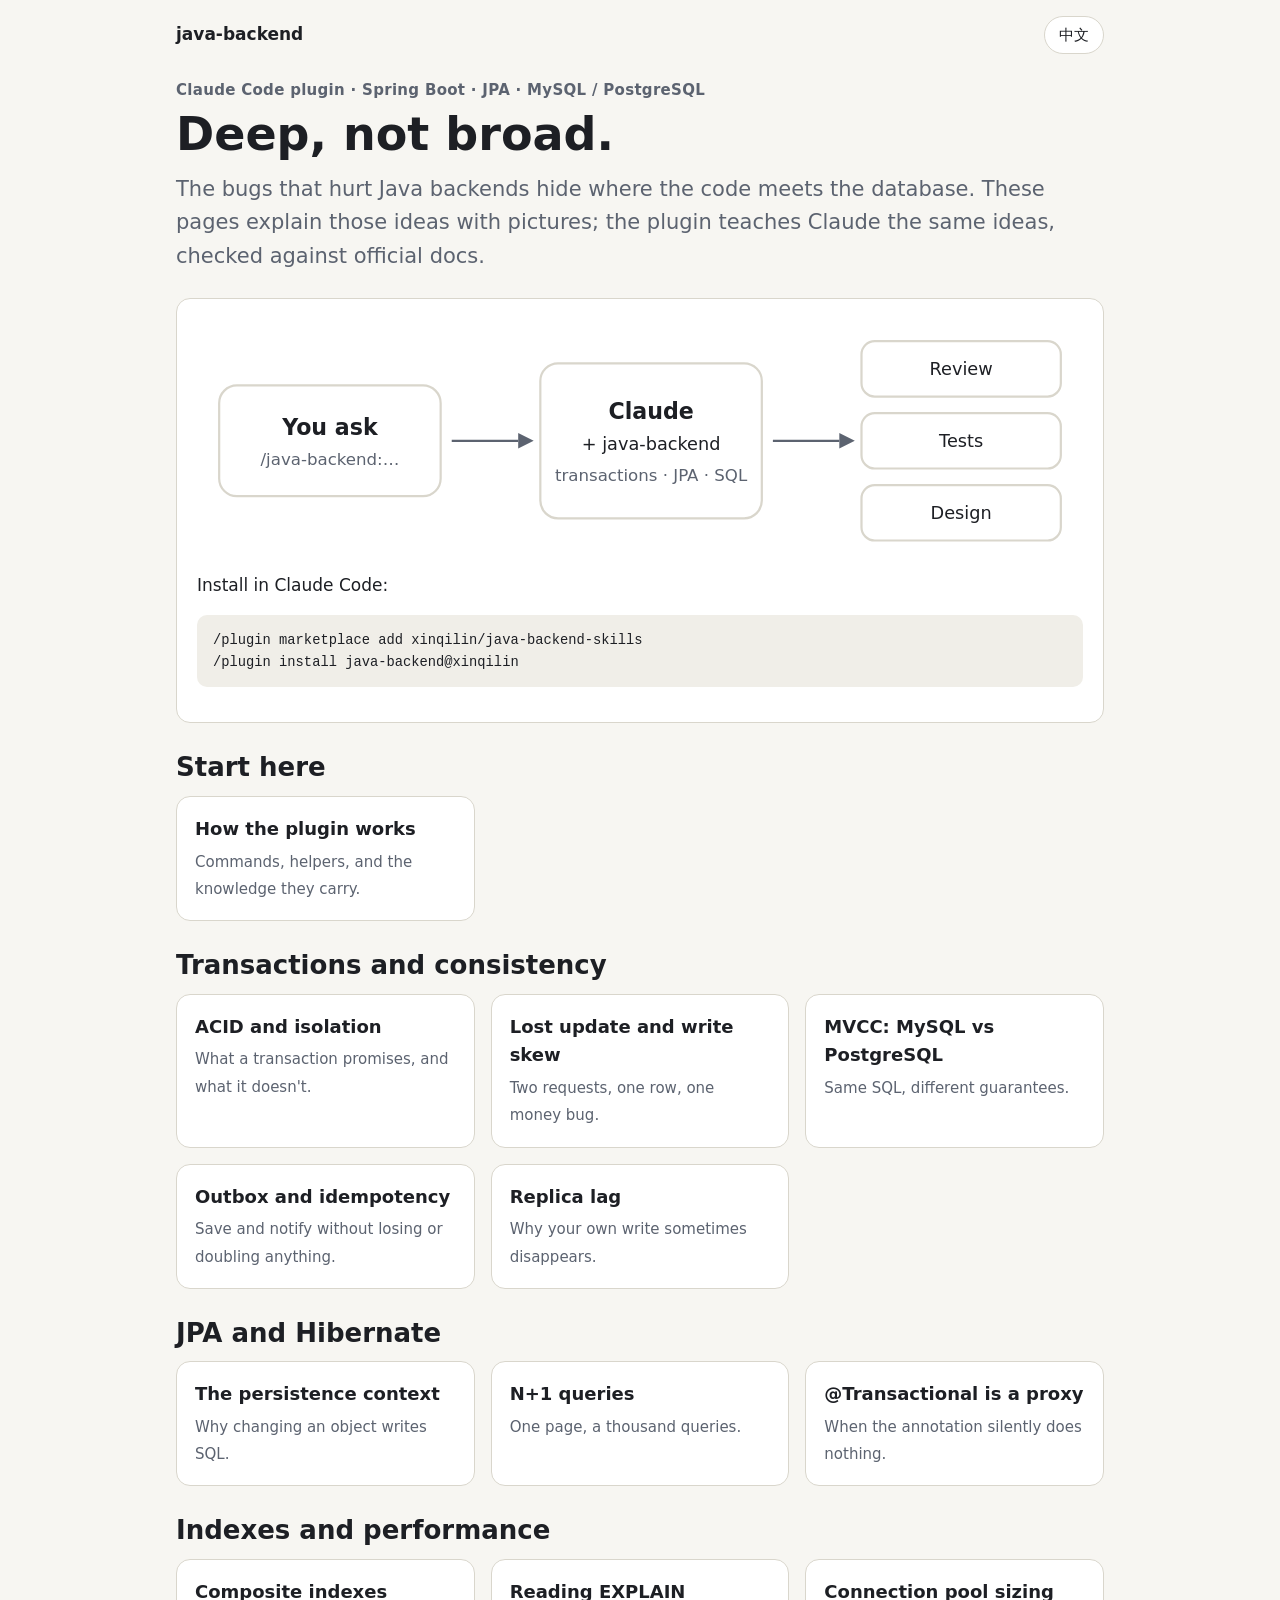
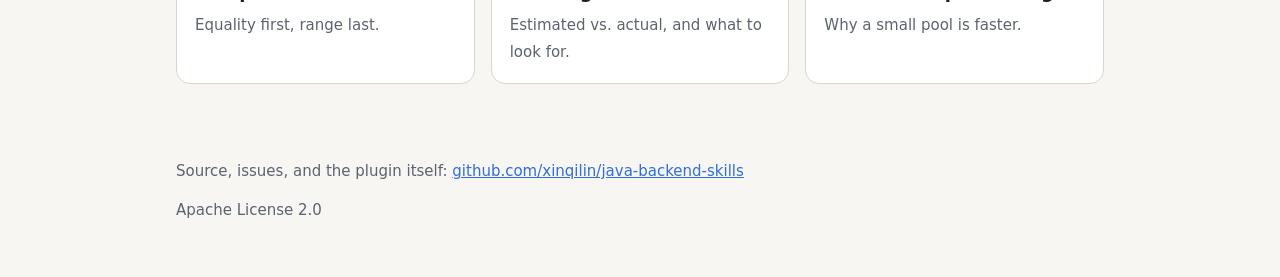
<file: docs/index.html>
<!doctype html>
<html lang="en">
<head>
<meta charset="utf-8">
<meta name="viewport" content="width=device-width, initial-scale=1">
<title>java-backend Explained</title>
<meta name="description" content="Picture explainers for the java-backend Claude Code plugin: transactions, JPA/Hibernate, and SQL performance for Spring Boot with MySQL and PostgreSQL.">
<link rel="stylesheet" href="assets/eli5.css">
<script src="assets/lang.js"></script>
</head>
<body>
<header class="top">
  <a class="home" href="index.html">java-backend</a>
  <button class="lang-toggle" type="button">中文</button>
</header>

<main>
  <p class="kicker"><span lang="en">Claude Code plugin · Spring Boot · JPA · MySQL / PostgreSQL</span><span lang="zh-Hant-TW">Claude Code plugin · Spring Boot · JPA · MySQL / PostgreSQL</span></p>
  <h1><span lang="en">Deep, not broad.</span><span lang="zh-Hant-TW">做深，不做廣。</span></h1>
  <p class="lead">
    <span lang="en">The bugs that hurt Java backends hide where the code meets the database. These pages explain those ideas with pictures; the plugin teaches Claude the same ideas, checked against official docs.</span>
    <span lang="zh-Hant-TW">Java 後端最痛的 bug，藏在程式碼和資料庫交會的地方。這些頁面用圖解釋這些觀念；plugin 則把同樣的觀念教給 Claude，內容都對照過官方文件。</span>
  </p>

  <section class="panel">
    <figure>
      <svg viewBox="0 0 800 220" role="img" aria-labelledby="hero-title">
        <title id="hero-title">You ask Claude; the plugin adds database-aware knowledge; you get a review, a test, or a design</title>
        <rect class="box" x="20" y="60" width="200" height="100" rx="16"/>
        <text class="t" x="120" y="105" text-anchor="middle" lang="en">You ask</text>
        <text class="t" x="120" y="105" text-anchor="middle" lang="zh-Hant-TW">你提問</text>
        <text class="t-muted" x="120" y="132" text-anchor="middle">/java-backend:…</text>
        <path class="line" d="M230 110 H290"/>
        <polygon class="fmuted" points="290,103 304,110 290,117"/>
        <rect class="box" x="310" y="40" width="200" height="140" rx="16"/>
        <text class="t" x="410" y="90" text-anchor="middle">Claude</text>
        <text class="t-sm" x="410" y="118" text-anchor="middle">+ java-backend</text>
        <text class="t-muted" x="410" y="146" text-anchor="middle" lang="en">transactions · JPA · SQL</text>
        <text class="t-muted" x="410" y="146" text-anchor="middle" lang="zh-Hant-TW">交易 · JPA · SQL</text>
        <path class="line" d="M520 110 H580"/>
        <polygon class="fmuted" points="580,103 594,110 580,117"/>
        <rect class="box" x="600" y="20" width="180" height="50" rx="12"/>
        <text class="t-sm" x="690" y="51" text-anchor="middle" lang="en">Review</text>
        <text class="t-sm" x="690" y="51" text-anchor="middle" lang="zh-Hant-TW">程式碼審查</text>
        <rect class="box" x="600" y="85" width="180" height="50" rx="12"/>
        <text class="t-sm" x="690" y="116" text-anchor="middle" lang="en">Tests</text>
        <text class="t-sm" x="690" y="116" text-anchor="middle" lang="zh-Hant-TW">測試</text>
        <rect class="box" x="600" y="150" width="180" height="50" rx="12"/>
        <text class="t-sm" x="690" y="181" text-anchor="middle" lang="en">Design</text>
        <text class="t-sm" x="690" y="181" text-anchor="middle" lang="zh-Hant-TW">設計</text>
      </svg>
    </figure>
    <p>
      <span lang="en">Install in Claude Code:</span>
      <span lang="zh-Hant-TW">在 Claude Code 裡安裝：</span>
    </p>
<pre><code>/plugin marketplace add xinqilin/java-backend-skills
/plugin install java-backend@xinqilin</code></pre>
  </section>

  <h2 class="group-title"><span lang="en">Start here</span><span lang="zh-Hant-TW">從這裡開始</span></h2>
  <ul class="cards">
    <li><a href="how-it-works.html"><strong lang="en">How the plugin works</strong><strong lang="zh-Hant-TW">plugin 怎麼運作</strong><span class="desc" lang="en">Commands, helpers, and the knowledge they carry.</span><span class="desc" lang="zh-Hant-TW">指令、小幫手，以及它們帶著的知識。</span></a></li>
  </ul>

  <h2 class="group-title"><span lang="en">Transactions and consistency</span><span lang="zh-Hant-TW">交易與一致性</span></h2>
  <ul class="cards">
    <li><a href="acid-isolation.html"><strong lang="en">ACID and isolation</strong><strong lang="zh-Hant-TW">ACID 與隔離等級</strong><span class="desc" lang="en">What a transaction promises, and what it doesn't.</span><span class="desc" lang="zh-Hant-TW">交易保證了什麼，又沒保證什麼。</span></a></li>
    <li><a href="lost-update-write-skew.html"><strong lang="en">Lost update and write skew</strong><strong lang="zh-Hant-TW">Lost update 與 write skew</strong><span class="desc" lang="en">Two requests, one row, one money bug.</span><span class="desc" lang="zh-Hant-TW">兩個請求、一筆資料、一個金額 bug。</span></a></li>
    <li><a href="mvcc-mysql-vs-postgresql.html"><strong lang="en">MVCC: MySQL vs PostgreSQL</strong><strong lang="zh-Hant-TW">MVCC：MySQL 與 PostgreSQL</strong><span class="desc" lang="en">Same SQL, different guarantees.</span><span class="desc" lang="zh-Hant-TW">同樣的 SQL，不一樣的保證。</span></a></li>
    <li><a href="outbox-idempotency.html"><strong lang="en">Outbox and idempotency</strong><strong lang="zh-Hant-TW">Outbox 與冪等性</strong><span class="desc" lang="en">Save and notify without losing or doubling anything.</span><span class="desc" lang="zh-Hant-TW">存檔和通知，不漏也不重複。</span></a></li>
    <li><a href="replica-lag.html"><strong lang="en">Replica lag</strong><strong lang="zh-Hant-TW">Replica 延遲</strong><span class="desc" lang="en">Why your own write sometimes disappears.</span><span class="desc" lang="zh-Hant-TW">為什麼剛寫的資料有時看不到。</span></a></li>
  </ul>

  <h2 class="group-title"><span lang="en">JPA and Hibernate</span><span lang="zh-Hant-TW">JPA 與 Hibernate</span></h2>
  <ul class="cards">
    <li><a href="persistence-context.html"><strong lang="en">The persistence context</strong><strong lang="zh-Hant-TW">Persistence context</strong><span class="desc" lang="en">Why changing an object writes SQL.</span><span class="desc" lang="zh-Hant-TW">為什麼改了物件就會寫進資料庫。</span></a></li>
    <li><a href="n-plus-one.html"><strong lang="en">N+1 queries</strong><strong lang="zh-Hant-TW">N+1 查詢</strong><span class="desc" lang="en">One page, a thousand queries.</span><span class="desc" lang="zh-Hant-TW">一個頁面，一千次查詢。</span></a></li>
    <li><a href="transactional-proxy.html"><strong lang="en">@Transactional is a proxy</strong><strong lang="zh-Hant-TW">@Transactional 是一層 proxy</strong><span class="desc" lang="en">When the annotation silently does nothing.</span><span class="desc" lang="zh-Hant-TW">註解悄悄失效的時候。</span></a></li>
  </ul>

  <h2 class="group-title"><span lang="en">Indexes and performance</span><span lang="zh-Hant-TW">Index 與效能</span></h2>
  <ul class="cards">
    <li><a href="btree-composite-index.html"><strong lang="en">Composite indexes</strong><strong lang="zh-Hant-TW">複合 index</strong><span class="desc" lang="en">Equality first, range last.</span><span class="desc" lang="zh-Hant-TW">等值在前，範圍在後。</span></a></li>
    <li><a href="reading-explain.html"><strong lang="en">Reading EXPLAIN</strong><strong lang="zh-Hant-TW">看懂 EXPLAIN</strong><span class="desc" lang="en">Estimated vs. actual, and what to look for.</span><span class="desc" lang="zh-Hant-TW">估計值和實際值，以及該看哪裡。</span></a></li>
    <li><a href="connection-pool.html"><strong lang="en">Connection pool sizing</strong><strong lang="zh-Hant-TW">Connection pool 大小</strong><span class="desc" lang="en">Why a small pool is faster.</span><span class="desc" lang="zh-Hant-TW">為什麼小 pool 反而比較快。</span></a></li>
  </ul>
</main>

<footer>
  <p>
    <span lang="en">Source, issues, and the plugin itself:</span>
    <span lang="zh-Hant-TW">原始碼、issue 和 plugin 本體：</span>
    <a href="https://github.com/xinqilin/java-backend-skills">github.com/xinqilin/java-backend-skills</a>
  </p>
  <p>Apache License 2.0</p>
</footer>
</body>
</html>
</file>
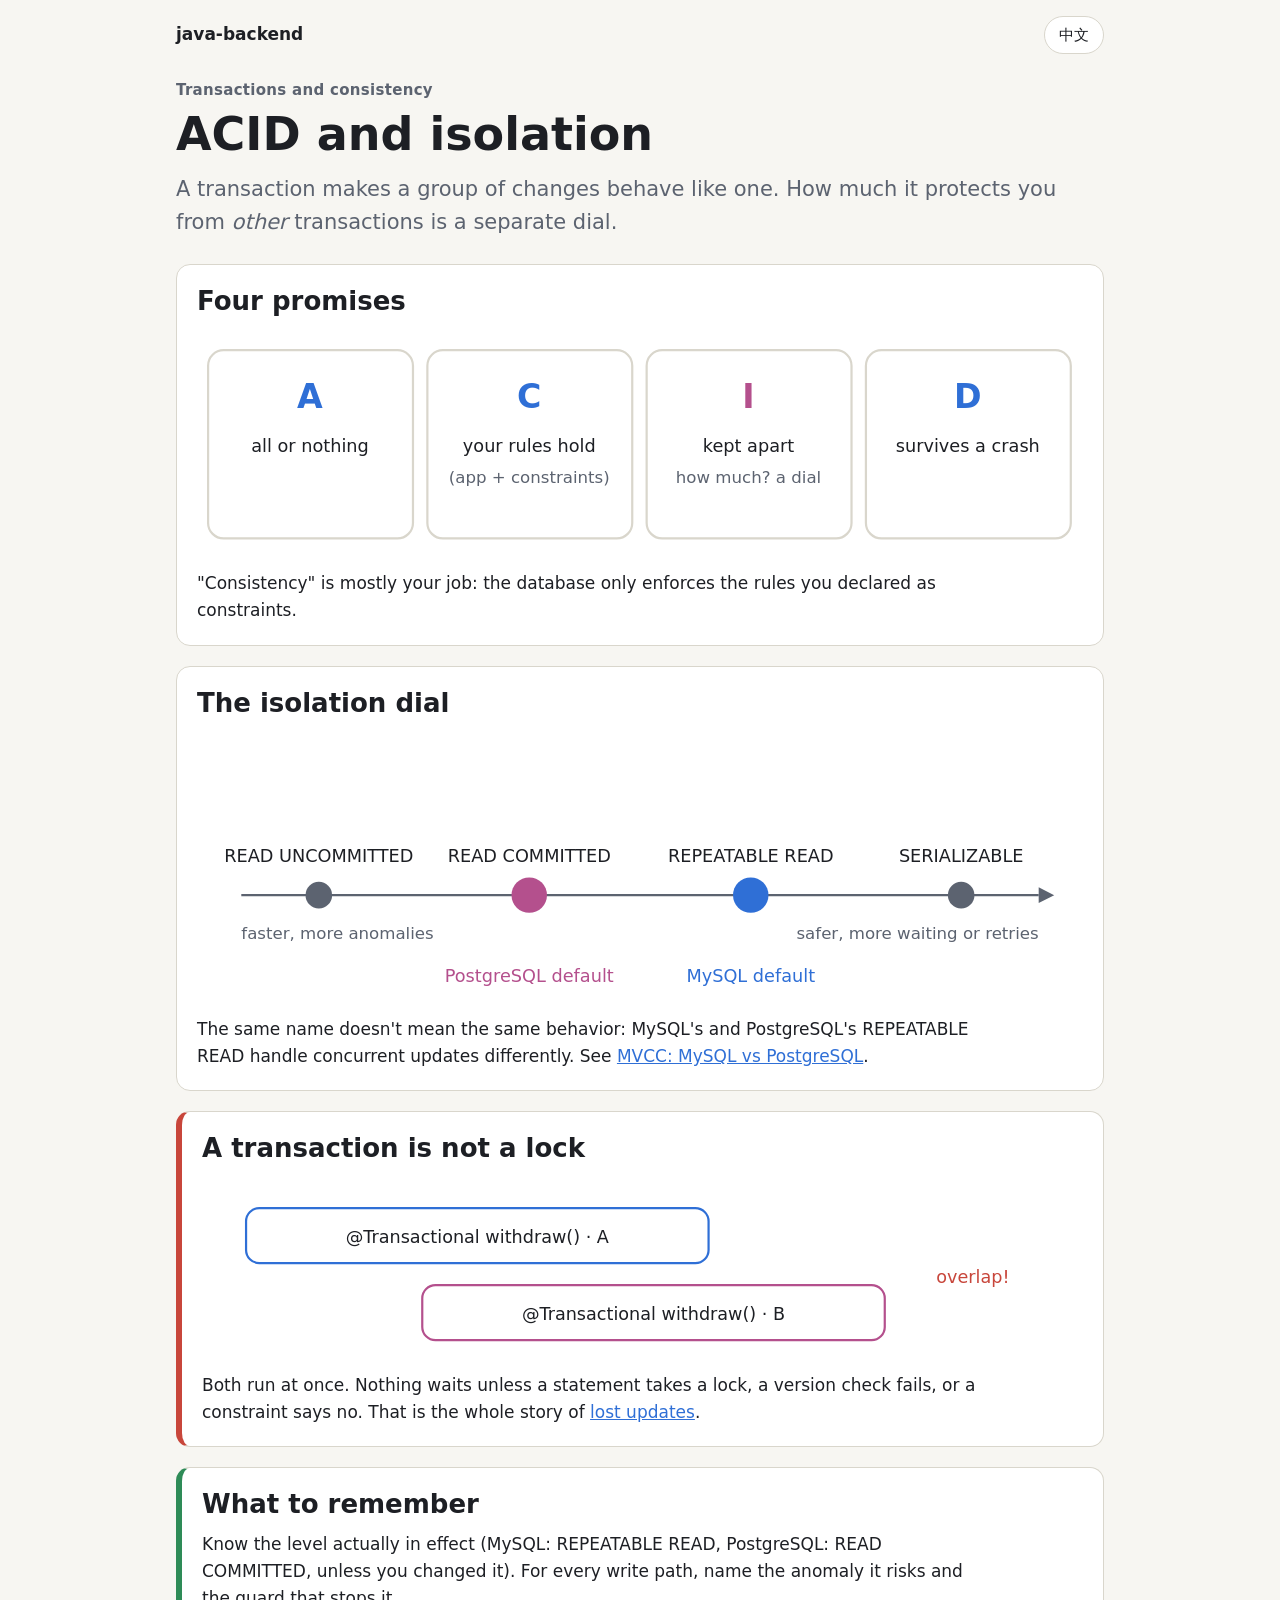
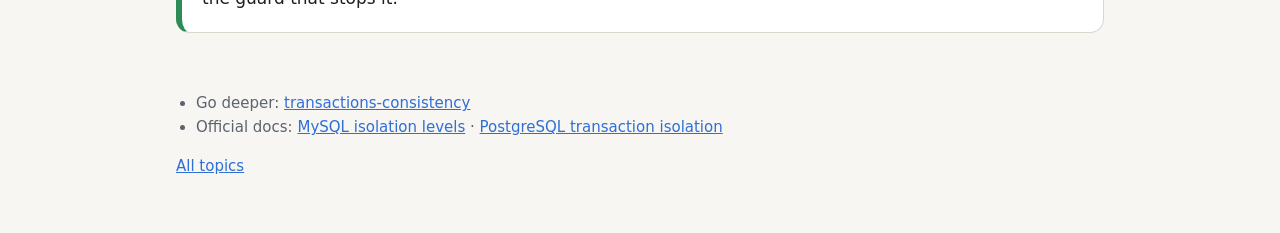
<file: docs/acid-isolation.html>
<!doctype html>
<html lang="en">
<head>
<meta charset="utf-8">
<meta name="viewport" content="width=device-width, initial-scale=1">
<title>ACID and Isolation</title>
<meta name="description" content="What a database transaction promises, what isolation levels mean, and why @Transactional is not a lock.">
<link rel="stylesheet" href="assets/eli5.css">
<script src="assets/lang.js"></script>
</head>
<body>
<header class="top">
  <a class="home" href="index.html">java-backend</a>
  <button class="lang-toggle" type="button">中文</button>
</header>

<main>
  <p class="kicker"><span lang="en">Transactions and consistency</span><span lang="zh-Hant-TW">交易與一致性</span></p>
  <h1><span lang="en">ACID and isolation</span><span lang="zh-Hant-TW">ACID 與隔離等級</span></h1>
  <p class="lead">
    <span lang="en">A transaction makes a group of changes behave like one. How much it protects you from <em>other</em> transactions is a separate dial.</span>
    <span lang="zh-Hant-TW">交易讓一組修改表現得像一個動作。至於它能幫你擋住<em>其他</em>交易到什麼程度，那是另一顆旋鈕。</span>
  </p>

  <section class="panel">
    <h2><span lang="en">Four promises</span><span lang="zh-Hant-TW">四個承諾</span></h2>
    <figure>
      <svg viewBox="0 0 800 210" role="img" aria-labelledby="acid">
        <title id="acid">Atomicity: all or nothing. Consistency: your rules hold. Isolation: concurrent work is kept apart. Durability: committed data survives a crash.</title>
        <rect class="box" x="10" y="20" width="185" height="170" rx="14"/>
        <text class="t-big fa" x="102" y="72" text-anchor="middle">A</text>
        <text class="t-sm" x="102" y="112" text-anchor="middle" lang="en">all or nothing</text><text class="t-sm" x="102" y="112" text-anchor="middle" lang="zh-Hant-TW">全有或全無</text>
        <rect class="box" x="208" y="20" width="185" height="170" rx="14"/>
        <text class="t-big fa" x="300" y="72" text-anchor="middle">C</text>
        <text class="t-sm" x="300" y="112" text-anchor="middle" lang="en">your rules hold</text><text class="t-sm" x="300" y="112" text-anchor="middle" lang="zh-Hant-TW">你的規則成立</text>
        <text class="t-muted" x="300" y="140" text-anchor="middle" lang="en">(app + constraints)</text><text class="t-muted" x="300" y="140" text-anchor="middle" lang="zh-Hant-TW">（程式 + constraint）</text>
        <rect class="box" x="406" y="20" width="185" height="170" rx="14"/>
        <text class="t-big fb" x="498" y="72" text-anchor="middle">I</text>
        <text class="t-sm" x="498" y="112" text-anchor="middle" lang="en">kept apart</text><text class="t-sm" x="498" y="112" text-anchor="middle" lang="zh-Hant-TW">彼此隔開</text>
        <text class="t-muted" x="498" y="140" text-anchor="middle" lang="en">how much? a dial</text><text class="t-muted" x="498" y="140" text-anchor="middle" lang="zh-Hant-TW">隔多少？看旋鈕</text>
        <rect class="box" x="604" y="20" width="185" height="170" rx="14"/>
        <text class="t-big fa" x="696" y="72" text-anchor="middle">D</text>
        <text class="t-sm" x="696" y="112" text-anchor="middle" lang="en">survives a crash</text><text class="t-sm" x="696" y="112" text-anchor="middle" lang="zh-Hant-TW">當機也不會消失</text>
      </svg>
    </figure>
    <p>
      <span lang="en">"Consistency" is mostly your job: the database only enforces the rules you declared as constraints.</span>
      <span lang="zh-Hant-TW">「一致性」大部分是你的責任：資料庫只會強制你宣告成 constraint 的規則。</span>
    </p>
  </section>

  <section class="panel">
    <h2><span lang="en">The isolation dial</span><span lang="zh-Hant-TW">隔離等級這顆旋鈕</span></h2>
    <figure>
      <svg viewBox="0 0 800 250" role="img" aria-labelledby="dial">
        <title id="dial">Isolation levels from weakest to strongest: read uncommitted, read committed (PostgreSQL default), repeatable read (MySQL default), serializable</title>
        <path class="line" d="M40 150 H760"/>
        <polygon class="fmuted" points="760,143 774,150 760,157"/>
        <text class="t-muted" x="40" y="190" lang="en">faster, more anomalies</text><text class="t-muted" x="40" y="190" lang="zh-Hant-TW">比較快、異常比較多</text>
        <text class="t-muted" x="760" y="190" text-anchor="end" lang="en">safer, more waiting or retries</text><text class="t-muted" x="760" y="190" text-anchor="end" lang="zh-Hant-TW">比較安全、要等待或重試</text>
        <circle class="fmuted" cx="110" cy="150" r="12"/>
        <text class="t-sm" x="110" y="120" text-anchor="middle">READ UNCOMMITTED</text>
        <circle class="fb" cx="300" cy="150" r="16"/>
        <text class="t-sm" x="300" y="120" text-anchor="middle">READ COMMITTED</text>
        <text class="t-sm fb" x="300" y="228" text-anchor="middle" lang="en">PostgreSQL default</text><text class="t-sm fb" x="300" y="228" text-anchor="middle" lang="zh-Hant-TW">PostgreSQL 預設</text>
        <circle class="fa" cx="500" cy="150" r="16"/>
        <text class="t-sm" x="500" y="120" text-anchor="middle">REPEATABLE READ</text>
        <text class="t-sm fa" x="500" y="228" text-anchor="middle" lang="en">MySQL default</text><text class="t-sm fa" x="500" y="228" text-anchor="middle" lang="zh-Hant-TW">MySQL 預設</text>
        <circle class="fmuted" cx="690" cy="150" r="12"/>
        <text class="t-sm" x="690" y="120" text-anchor="middle">SERIALIZABLE</text>
      </svg>
    </figure>
    <p>
      <span lang="en">The same name doesn't mean the same behavior: MySQL's and PostgreSQL's REPEATABLE READ handle concurrent updates differently. See <a href="mvcc-mysql-vs-postgresql.html">MVCC: MySQL vs PostgreSQL</a>.</span>
      <span lang="zh-Hant-TW">名字一樣，行為不一定一樣：MySQL 和 PostgreSQL 的 REPEATABLE READ 處理並行更新的方式不同。請看 <a href="mvcc-mysql-vs-postgresql.html">MVCC：MySQL 與 PostgreSQL</a>。</span>
    </p>
  </section>

  <section class="panel trap">
    <h2><span lang="en">A transaction is not a lock</span><span lang="zh-Hant-TW">交易不等於鎖</span></h2>
    <figure>
      <svg viewBox="0 0 800 170" role="img" aria-labelledby="notlock">
        <title id="notlock">Two @Transactional methods run at the same time; neither waits for the other unless something takes a lock</title>
        <rect class="box sa" x="40" y="30" width="420" height="50" rx="12"/>
        <text class="t-sm" x="250" y="62" text-anchor="middle">@Transactional withdraw()  ·  A</text>
        <rect class="box sb" x="200" y="100" width="420" height="50" rx="12"/>
        <text class="t-sm" x="410" y="132" text-anchor="middle">@Transactional withdraw()  ·  B</text>
        <text class="t-sm fbad" x="700" y="98" text-anchor="middle" lang="en">overlap!</text><text class="t-sm fbad" x="700" y="98" text-anchor="middle" lang="zh-Hant-TW">重疊了！</text>
      </svg>
    </figure>
    <p>
      <span lang="en">Both run at once. Nothing waits unless a statement takes a lock, a version check fails, or a constraint says no. That is the whole story of <a href="lost-update-write-skew.html">lost updates</a>.</span>
      <span lang="zh-Hant-TW">兩者會同時執行。除非某個 SQL 拿了鎖、版本檢查失敗，或 constraint 拒絕，否則誰也不會等誰。<a href="lost-update-write-skew.html">lost update</a> 就是這樣發生的。</span>
    </p>
  </section>

  <section class="panel fix">
    <h2><span lang="en">What to remember</span><span lang="zh-Hant-TW">記住這些</span></h2>
    <p>
      <span lang="en">Know the level actually in effect (MySQL: REPEATABLE READ, PostgreSQL: READ COMMITTED, unless you changed it). For every write path, name the anomaly it risks and the guard that stops it.</span>
      <span lang="zh-Hant-TW">先確認實際生效的隔離等級（沒改過的話：MySQL 是 REPEATABLE READ，PostgreSQL 是 READ COMMITTED）。每一條寫入路徑，都要說得出它可能出現哪種異常，以及用什麼方式擋住。</span>
    </p>
  </section>
</main>

<footer>
  <ul>
    <li><span lang="en">Go deeper:</span><span lang="zh-Hant-TW">深入閱讀：</span> <a href="https://github.com/xinqilin/java-backend-skills/blob/master/plugins/java-backend/skills/transactions-consistency/SKILL.md">transactions-consistency</a></li>
    <li><span lang="en">Official docs:</span><span lang="zh-Hant-TW">官方文件：</span> <a href="https://dev.mysql.com/doc/refman/8.4/en/innodb-transaction-isolation-levels.html">MySQL isolation levels</a> · <a href="https://www.postgresql.org/docs/current/transaction-iso.html">PostgreSQL transaction isolation</a></li>
  </ul>
  <p><a href="index.html"><span lang="en">All topics</span><span lang="zh-Hant-TW">所有主題</span></a></p>
</footer>
</body>
</html>
</file>
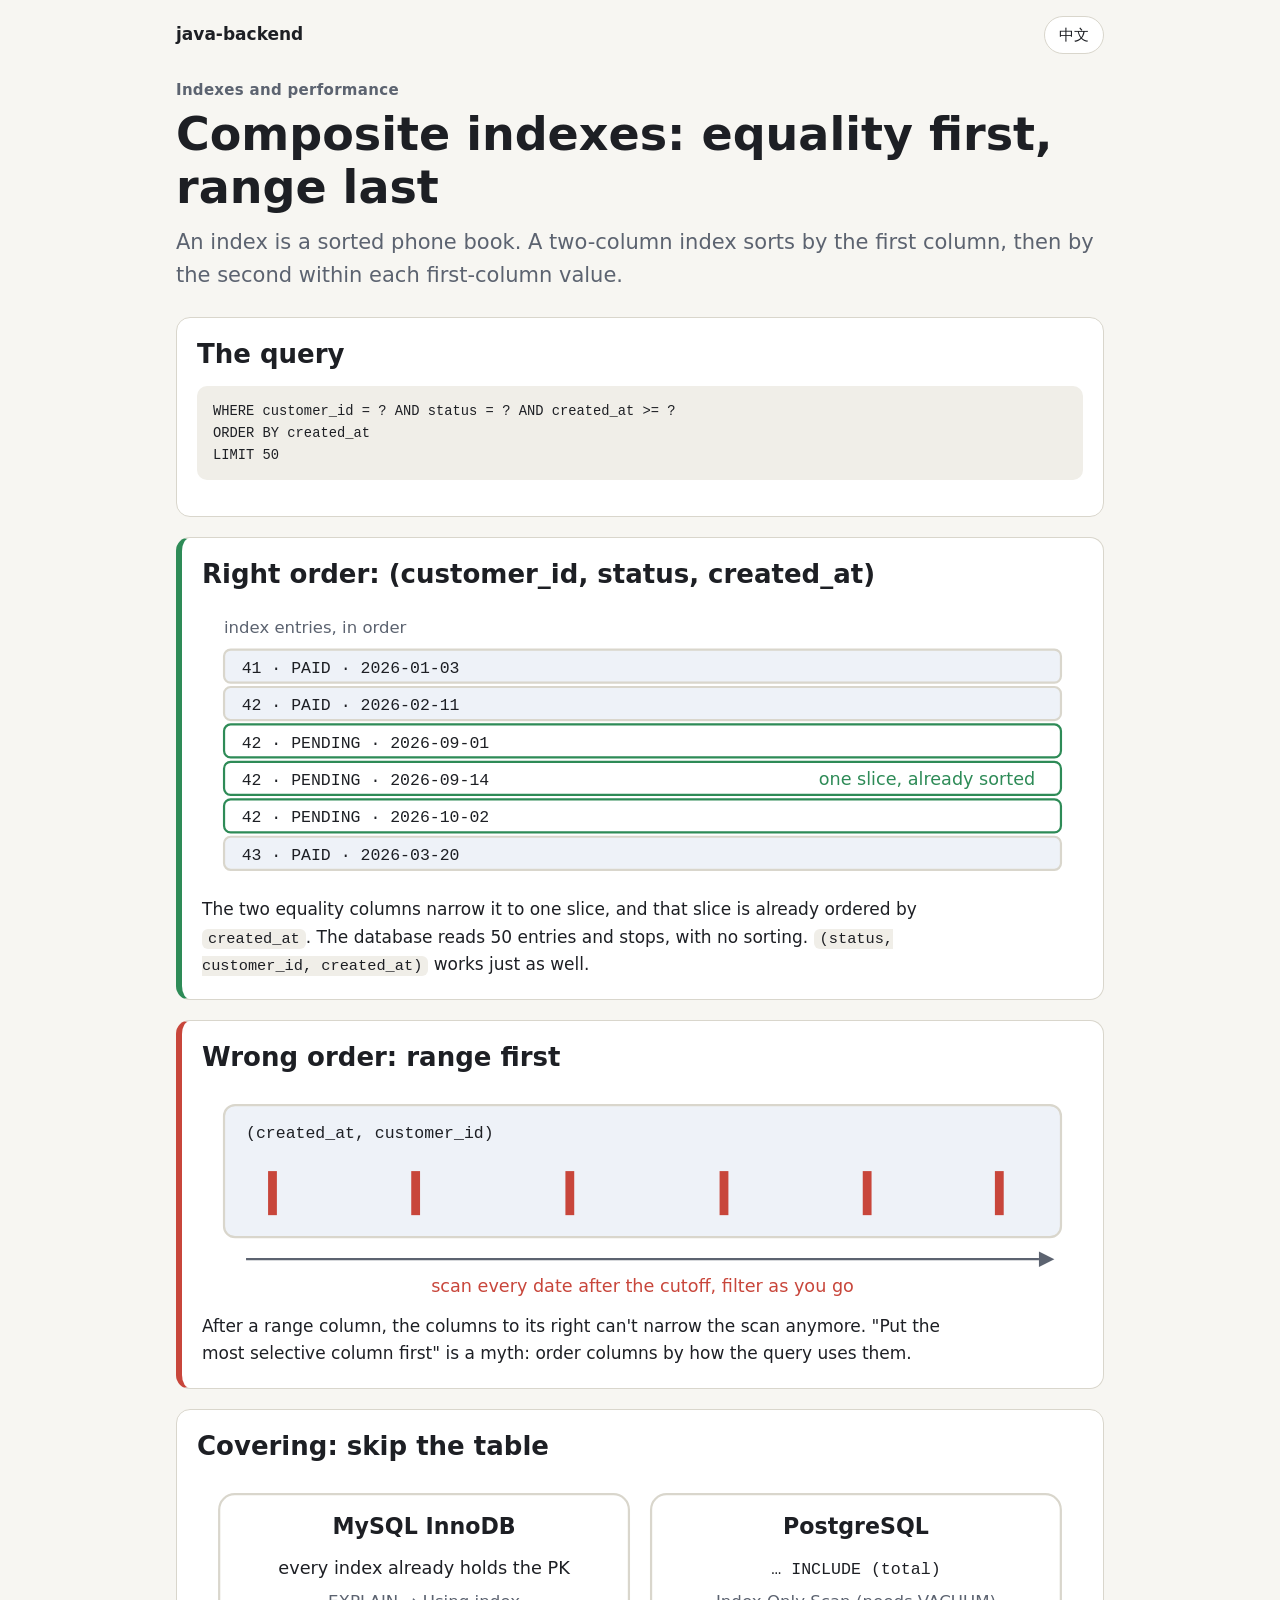
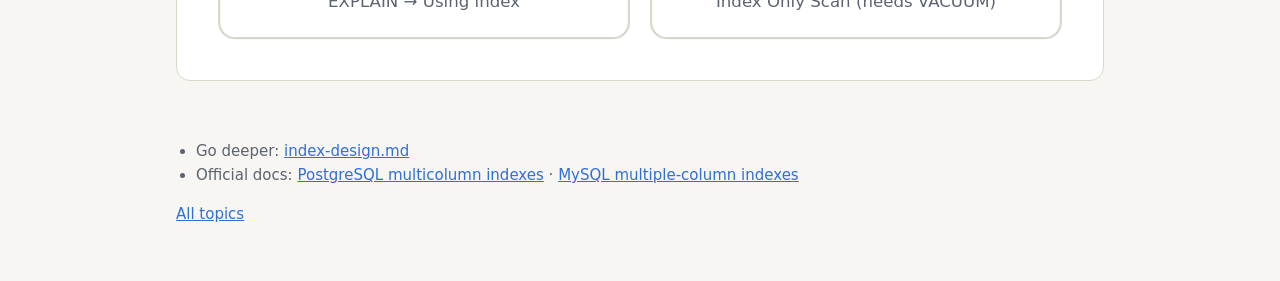
<file: docs/btree-composite-index.html>
<!doctype html>
<html lang="en">
<head>
<meta charset="utf-8">
<meta name="viewport" content="width=device-width, initial-scale=1">
<title>Composite Indexes</title>
<meta name="description" content="How a B-tree composite index is ordered, why equality columns go first and the range column last, and how covering differs between MySQL and PostgreSQL.">
<link rel="stylesheet" href="assets/eli5.css">
<script src="assets/lang.js"></script>
</head>
<body>
<header class="top">
  <a class="home" href="index.html">java-backend</a>
  <button class="lang-toggle" type="button">中文</button>
</header>

<main>
  <p class="kicker"><span lang="en">Indexes and performance</span><span lang="zh-Hant-TW">Index 與效能</span></p>
  <h1><span lang="en">Composite indexes: equality first, range last</span><span lang="zh-Hant-TW">複合 index：等值在前，範圍在後</span></h1>
  <p class="lead">
    <span lang="en">An index is a sorted phone book. A two-column index sorts by the first column, then by the second within each first-column value.</span>
    <span lang="zh-Hant-TW">Index 就像一本排好序的電話簿。兩個欄位的 index，先依第一欄排序，第一欄相同的，再依第二欄排序。</span>
  </p>

  <section class="panel">
    <h2><span lang="en">The query</span><span lang="zh-Hant-TW">要加速的查詢</span></h2>
<pre><code>WHERE customer_id = ? AND status = ? AND created_at &gt;= ?
ORDER BY created_at
LIMIT 50</code></pre>
  </section>

  <section class="panel fix">
    <h2><span lang="en">Right order: (customer_id, status, created_at)</span><span lang="zh-Hant-TW">正確順序：(customer_id, status, created_at)</span></h2>
    <figure>
      <svg viewBox="0 0 800 260" role="img" aria-labelledby="good">
        <title id="good">With equality columns first, all matching entries sit together and are already sorted by created_at, so the database reads one short slice</title>
        <text class="t-muted" x="20" y="30" lang="en">index entries, in order</text><text class="t-muted" x="20" y="30" lang="zh-Hant-TW">index 裡的資料（已排序）</text>
        <g>
          <rect class="row" x="20" y="45" width="760" height="30" rx="6"/><text class="t-code" x="36" y="66">41 · PAID    · 2026-01-03</text>
          <rect class="row" x="20" y="79" width="760" height="30" rx="6"/><text class="t-code" x="36" y="100">42 · PAID    · 2026-02-11</text>
          <rect class="box sok" x="20" y="113" width="760" height="30" rx="6"/><text class="t-code" x="36" y="134">42 · PENDING · 2026-09-01</text>
          <rect class="box sok" x="20" y="147" width="760" height="30" rx="6"/><text class="t-code" x="36" y="168">42 · PENDING · 2026-09-14</text>
          <rect class="box sok" x="20" y="181" width="760" height="30" rx="6"/><text class="t-code" x="36" y="202">42 · PENDING · 2026-10-02</text>
          <rect class="row" x="20" y="215" width="760" height="30" rx="6"/><text class="t-code" x="36" y="236">43 · PAID    · 2026-03-20</text>
        </g>
        <text class="t-sm fok" x="560" y="168" lang="en">one slice, already sorted</text><text class="t-sm fok" x="560" y="168" lang="zh-Hant-TW">一小段，而且已排好序</text>
      </svg>
    </figure>
    <p>
      <span lang="en">The two equality columns narrow it to one slice, and that slice is already ordered by <code>created_at</code>. The database reads 50 entries and stops, with no sorting. <code>(status, customer_id, created_at)</code> works just as well.</span>
      <span lang="zh-Hant-TW">兩個等值欄位把範圍縮到一小段，而那一段本來就依 <code>created_at</code> 排好了。資料庫讀 50 筆就停，不用排序。<code>(status, customer_id, created_at)</code> 也一樣好。</span>
    </p>
  </section>

  <section class="panel trap">
    <h2><span lang="en">Wrong order: range first</span><span lang="zh-Hant-TW">錯誤順序：範圍放前面</span></h2>
    <figure>
      <svg viewBox="0 0 800 200" role="img" aria-labelledby="bad">
        <title id="bad">With created_at first, matching customers are scattered through a huge date range that must be scanned</title>
        <rect class="row" x="20" y="20" width="760" height="120" rx="10"/>
        <text class="t-code" x="40" y="50">(created_at, customer_id)</text>
        <g>
          <rect class="fbad" x="60" y="80" width="8" height="40"/><rect class="fbad" x="190" y="80" width="8" height="40"/><rect class="fbad" x="330" y="80" width="8" height="40"/>
          <rect class="fbad" x="470" y="80" width="8" height="40"/><rect class="fbad" x="600" y="80" width="8" height="40"/><rect class="fbad" x="720" y="80" width="8" height="40"/>
        </g>
        <path class="line" d="M40 160 H760"/><polygon class="fmuted" points="760,153 774,160 760,167"/>
        <text class="t-sm fbad" x="400" y="190" text-anchor="middle" lang="en">scan every date after the cutoff, filter as you go</text><text class="t-sm fbad" x="400" y="190" text-anchor="middle" lang="zh-Hant-TW">得掃過截止日之後的每一天，邊掃邊過濾</text>
      </svg>
    </figure>
    <p>
      <span lang="en">After a range column, the columns to its right can't narrow the scan anymore. "Put the most selective column first" is a myth: order columns by how the query uses them.</span>
      <span lang="zh-Hant-TW">一旦遇到範圍欄位，它右邊的欄位就無法再縮小掃描範圍。「選擇性最高的欄位放最前面」是迷思：欄位順序要看查詢怎麼使用它們。</span>
    </p>
  </section>

  <section class="panel">
    <h2><span lang="en">Covering: skip the table</span><span lang="zh-Hant-TW">Covering：不用回表</span></h2>
    <figure>
      <svg viewBox="0 0 800 170" role="img" aria-labelledby="cover">
        <title id="cover">In MySQL every secondary index already contains the primary key; in PostgreSQL extra columns are added with INCLUDE</title>
        <rect class="box" x="20" y="20" width="370" height="130" rx="14"/>
        <text class="t" x="205" y="56" text-anchor="middle">MySQL InnoDB</text>
        <text class="t-sm" x="205" y="92" text-anchor="middle" lang="en">every index already holds the PK</text><text class="t-sm" x="205" y="92" text-anchor="middle" lang="zh-Hant-TW">每個 index 本來就帶著 PK</text>
        <text class="t-muted" x="205" y="122" text-anchor="middle">EXPLAIN → Using index</text>
        <rect class="box" x="410" y="20" width="370" height="130" rx="14"/>
        <text class="t" x="595" y="56" text-anchor="middle">PostgreSQL</text>
        <text class="t-code" x="595" y="92" text-anchor="middle">… INCLUDE (total)</text>
        <text class="t-muted" x="595" y="122" text-anchor="middle" lang="en">Index Only Scan (needs VACUUM)</text><text class="t-muted" x="595" y="122" text-anchor="middle" lang="zh-Hant-TW">Index Only Scan（需要 VACUUM）</text>
      </svg>
    </figure>
  </section>
</main>

<footer>
  <ul>
    <li><span lang="en">Go deeper:</span><span lang="zh-Hant-TW">深入閱讀：</span> <a href="https://github.com/xinqilin/java-backend-skills/blob/master/plugins/java-backend/skills/sql-performance/references/index-design.md">index-design.md</a></li>
    <li><span lang="en">Official docs:</span><span lang="zh-Hant-TW">官方文件：</span> <a href="https://www.postgresql.org/docs/current/indexes-multicolumn.html">PostgreSQL multicolumn indexes</a> · <a href="https://dev.mysql.com/doc/refman/8.4/en/multiple-column-indexes.html">MySQL multiple-column indexes</a></li>
  </ul>
  <p><a href="index.html"><span lang="en">All topics</span><span lang="zh-Hant-TW">所有主題</span></a></p>
</footer>
</body>
</html>
</file>
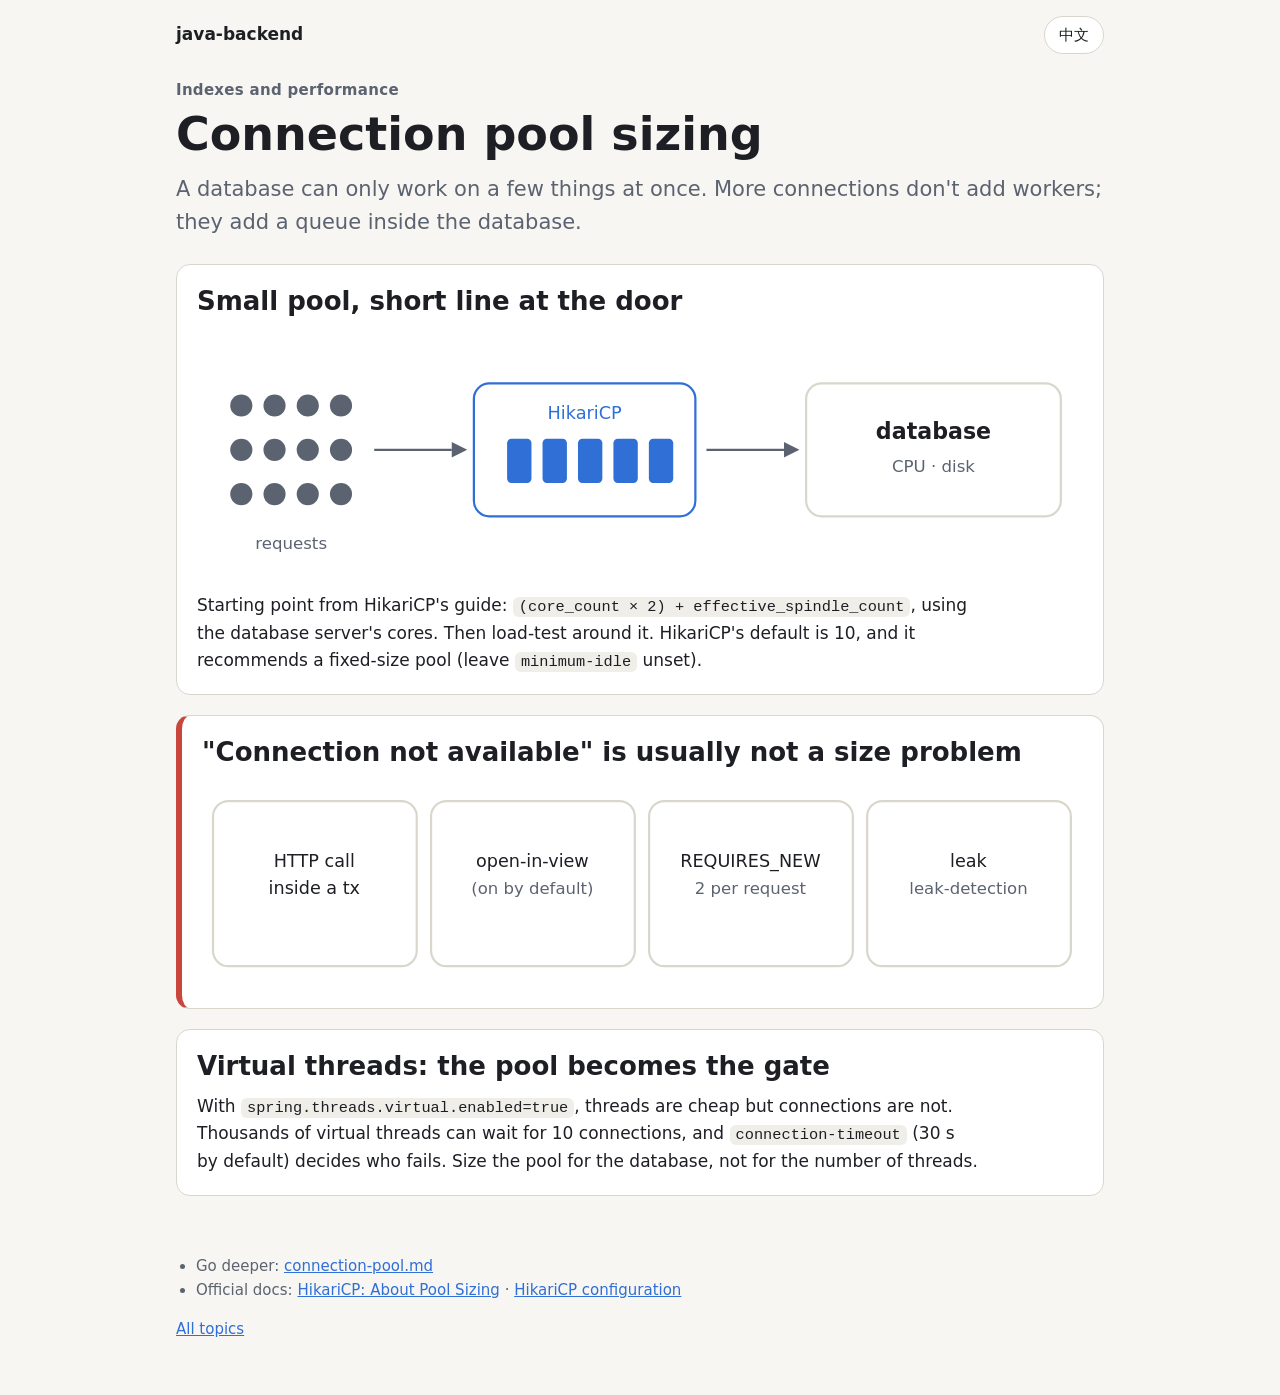
<file: docs/connection-pool.html>
<!doctype html>
<html lang="en">
<head>
<meta charset="utf-8">
<meta name="viewport" content="width=device-width, initial-scale=1">
<title>Connection Pool Sizing</title>
<meta name="description" content="Why a small HikariCP pool is faster, what really exhausts it, and how virtual threads change the picture.">
<link rel="stylesheet" href="assets/eli5.css">
<script src="assets/lang.js"></script>
</head>
<body>
<header class="top">
  <a class="home" href="index.html">java-backend</a>
  <button class="lang-toggle" type="button">中文</button>
</header>

<main>
  <p class="kicker"><span lang="en">Indexes and performance</span><span lang="zh-Hant-TW">Index 與效能</span></p>
  <h1><span lang="en">Connection pool sizing</span><span lang="zh-Hant-TW">Connection pool 大小</span></h1>
  <p class="lead">
    <span lang="en">A database can only work on a few things at once. More connections don't add workers; they add a queue inside the database.</span>
    <span lang="zh-Hant-TW">資料庫一次只能專心處理少數幾件事。增加連線不會多出工人，只會在資料庫裡面多出一條排隊的隊伍。</span>
  </p>

  <section class="panel">
    <h2><span lang="en">Small pool, short line at the door</span><span lang="zh-Hant-TW">小 pool，門口排短隊</span></h2>
    <figure>
      <svg viewBox="0 0 800 230" role="img" aria-labelledby="pool">
        <title id="pool">Many requests wait briefly for a small pool of connections, and the database works on each one without thrashing</title>
        <g>
          <circle class="fmuted" cx="40" cy="70" r="10"/><circle class="fmuted" cx="70" cy="70" r="10"/><circle class="fmuted" cx="100" cy="70" r="10"/><circle class="fmuted" cx="130" cy="70" r="10"/>
          <circle class="fmuted" cx="40" cy="110" r="10"/><circle class="fmuted" cx="70" cy="110" r="10"/><circle class="fmuted" cx="100" cy="110" r="10"/><circle class="fmuted" cx="130" cy="110" r="10"/>
          <circle class="fmuted" cx="40" cy="150" r="10"/><circle class="fmuted" cx="70" cy="150" r="10"/><circle class="fmuted" cx="100" cy="150" r="10"/><circle class="fmuted" cx="130" cy="150" r="10"/>
        </g>
        <text class="t-muted" x="85" y="200" text-anchor="middle" lang="en">requests</text><text class="t-muted" x="85" y="200" text-anchor="middle" lang="zh-Hant-TW">請求</text>
        <path class="line" d="M160 110 H230"/><polygon class="fmuted" points="230,103 244,110 230,117"/>
        <rect class="box sa" x="250" y="50" width="200" height="120" rx="14"/>
        <text class="t-sm fa" x="350" y="82" text-anchor="middle">HikariCP</text>
        <g><rect class="fa" x="280" y="100" width="22" height="40" rx="4"/><rect class="fa" x="312" y="100" width="22" height="40" rx="4"/><rect class="fa" x="344" y="100" width="22" height="40" rx="4"/><rect class="fa" x="376" y="100" width="22" height="40" rx="4"/><rect class="fa" x="408" y="100" width="22" height="40" rx="4"/></g>
        <path class="line" d="M460 110 H530"/><polygon class="fmuted" points="530,103 544,110 530,117"/>
        <rect class="box" x="550" y="50" width="230" height="120" rx="14"/>
        <text class="t" x="665" y="100" text-anchor="middle" lang="en">database</text><text class="t" x="665" y="100" text-anchor="middle" lang="zh-Hant-TW">資料庫</text>
        <text class="t-muted" x="665" y="130" text-anchor="middle" lang="en">CPU · disk</text><text class="t-muted" x="665" y="130" text-anchor="middle" lang="zh-Hant-TW">CPU · 磁碟</text>
      </svg>
    </figure>
    <p>
      <span lang="en">Starting point from HikariCP's guide: <code>(core_count × 2) + effective_spindle_count</code>, using the database server's cores. Then load-test around it. HikariCP's default is 10, and it recommends a fixed-size pool (leave <code>minimum-idle</code> unset).</span>
      <span lang="zh-Hant-TW">HikariCP 建議的起點：<code>(core_count × 2) + effective_spindle_count</code>，core 數用的是資料庫主機的。之後再壓測微調。HikariCP 預設是 10，並建議固定大小（不要設定 <code>minimum-idle</code>）。</span>
    </p>
  </section>

  <section class="panel trap">
    <h2><span lang="en">"Connection not available" is usually not a size problem</span><span lang="zh-Hant-TW">「拿不到連線」通常不是 pool 太小</span></h2>
    <figure>
      <svg viewBox="0 0 800 190" role="img" aria-labelledby="hog">
        <title id="hog">Connections are held by long transactions with HTTP calls inside, by Open Session in View, by REQUIRES_NEW, or by leaks</title>
        <rect class="box" x="10" y="20" width="185" height="150" rx="14"/>
        <text class="t-sm" x="102" y="80" text-anchor="middle" lang="en">HTTP call</text><text class="t-sm" x="102" y="80" text-anchor="middle" lang="zh-Hant-TW">交易裡</text>
        <text class="t-sm" x="102" y="104" text-anchor="middle" lang="en">inside a tx</text><text class="t-sm" x="102" y="104" text-anchor="middle" lang="zh-Hant-TW">呼叫 HTTP</text>
        <rect class="box" x="208" y="20" width="185" height="150" rx="14"/>
        <text class="t-sm" x="300" y="80" text-anchor="middle">open-in-view</text>
        <text class="t-muted" x="300" y="104" text-anchor="middle" lang="en">(on by default)</text><text class="t-muted" x="300" y="104" text-anchor="middle" lang="zh-Hant-TW">（預設開啟）</text>
        <rect class="box" x="406" y="20" width="185" height="150" rx="14"/>
        <text class="t-sm" x="498" y="80" text-anchor="middle">REQUIRES_NEW</text>
        <text class="t-muted" x="498" y="104" text-anchor="middle" lang="en">2 per request</text><text class="t-muted" x="498" y="104" text-anchor="middle" lang="zh-Hant-TW">每個請求拿 2 條</text>
        <rect class="box" x="604" y="20" width="185" height="150" rx="14"/>
        <text class="t-sm" x="696" y="80" text-anchor="middle" lang="en">leak</text><text class="t-sm" x="696" y="80" text-anchor="middle" lang="zh-Hant-TW">連線外洩</text>
        <text class="t-muted" x="696" y="104" text-anchor="middle">leak-detection</text>
      </svg>
    </figure>
  </section>

  <section class="panel">
    <h2><span lang="en">Virtual threads: the pool becomes the gate</span><span lang="zh-Hant-TW">Virtual thread：pool 變成唯一的閘門</span></h2>
    <p>
      <span lang="en">With <code>spring.threads.virtual.enabled=true</code>, threads are cheap but connections are not. Thousands of virtual threads can wait for 10 connections, and <code>connection-timeout</code> (30 s by default) decides who fails. Size the pool for the database, not for the number of threads.</span>
      <span lang="zh-Hant-TW">開啟 <code>spring.threads.virtual.enabled=true</code> 之後，thread 很便宜，連線卻沒有。上千個 virtual thread 可能在等 10 條連線，由 <code>connection-timeout</code>（預設 30 秒）決定誰失敗。pool 的大小要依資料庫來訂，而不是依 thread 數量。</span>
    </p>
  </section>
</main>

<footer>
  <ul>
    <li><span lang="en">Go deeper:</span><span lang="zh-Hant-TW">深入閱讀：</span> <a href="https://github.com/xinqilin/java-backend-skills/blob/master/plugins/java-backend/skills/sql-performance/references/connection-pool.md">connection-pool.md</a></li>
    <li><span lang="en">Official docs:</span><span lang="zh-Hant-TW">官方文件：</span> <a href="https://github.com/brettwooldridge/HikariCP/wiki/About-Pool-Sizing">HikariCP: About Pool Sizing</a> · <a href="https://github.com/brettwooldridge/HikariCP#gear-configuration-knobs-baby">HikariCP configuration</a></li>
  </ul>
  <p><a href="index.html"><span lang="en">All topics</span><span lang="zh-Hant-TW">所有主題</span></a></p>
</footer>
</body>
</html>
</file>
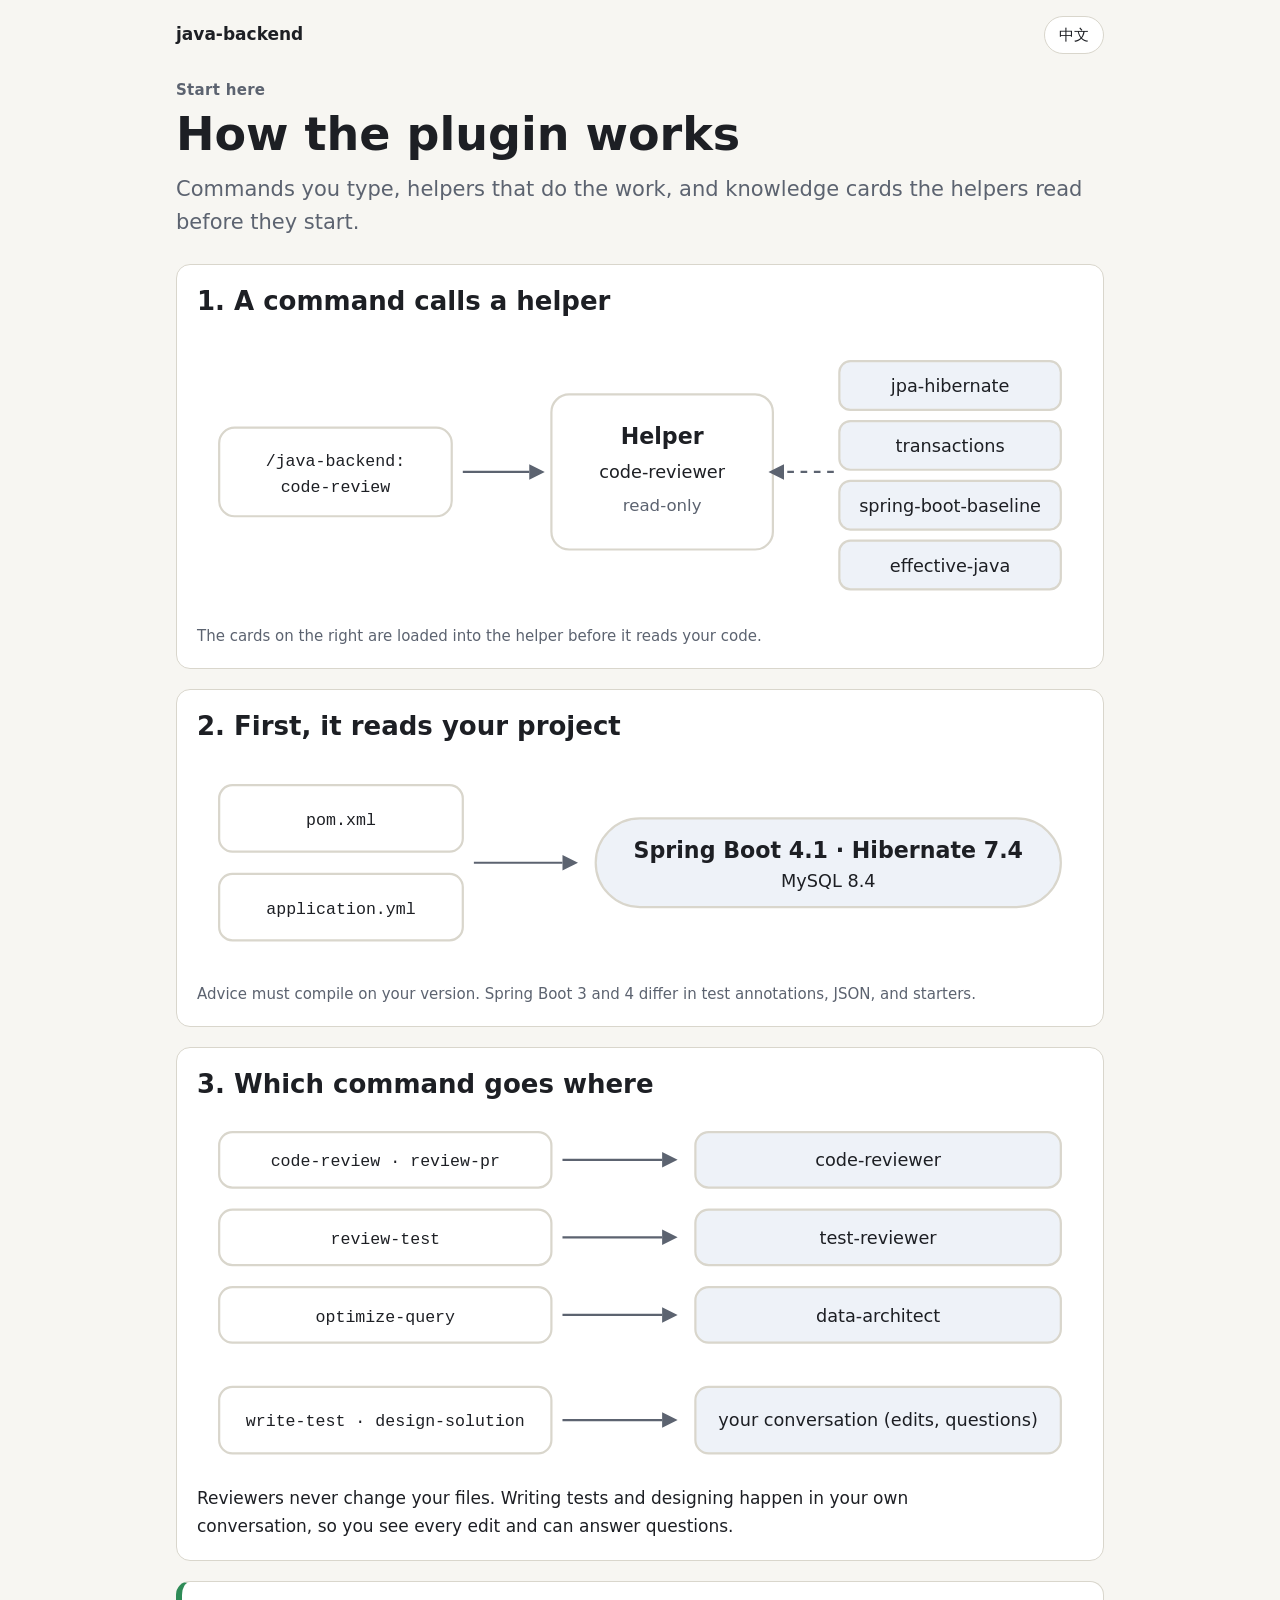
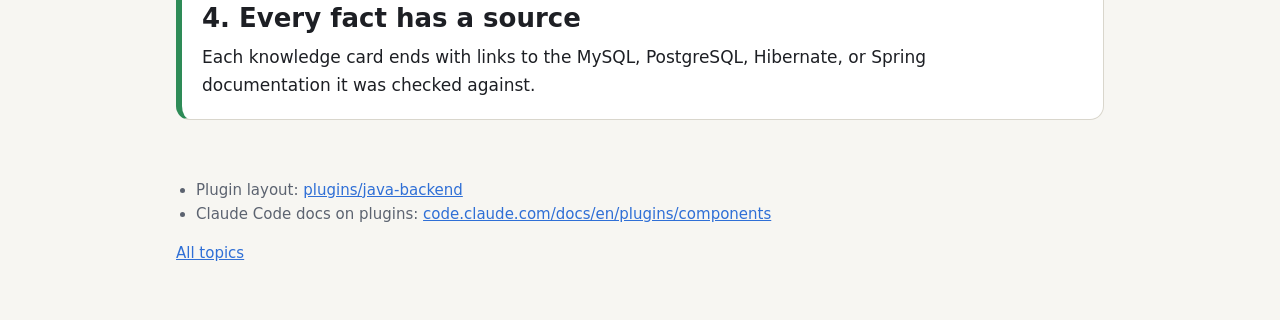
<file: docs/how-it-works.html>
<!doctype html>
<html lang="en">
<head>
<meta charset="utf-8">
<meta name="viewport" content="width=device-width, initial-scale=1">
<title>How java-backend Works</title>
<meta name="description" content="How the java-backend Claude Code plugin routes commands to read-only helpers that carry database-aware knowledge.">
<link rel="stylesheet" href="assets/eli5.css">
<script src="assets/lang.js"></script>
</head>
<body>
<header class="top">
  <a class="home" href="index.html">java-backend</a>
  <button class="lang-toggle" type="button">中文</button>
</header>

<main>
  <p class="kicker"><span lang="en">Start here</span><span lang="zh-Hant-TW">從這裡開始</span></p>
  <h1><span lang="en">How the plugin works</span><span lang="zh-Hant-TW">plugin 怎麼運作</span></h1>
  <p class="lead">
    <span lang="en">Commands you type, helpers that do the work, and knowledge cards the helpers read before they start.</span>
    <span lang="zh-Hant-TW">你輸入的指令、實際做事的小幫手，以及小幫手開工前先讀的知識卡。</span>
  </p>

  <section class="panel">
    <h2><span lang="en">1. A command calls a helper</span><span lang="zh-Hant-TW">1. 指令會叫一個小幫手</span></h2>
    <figure>
      <svg viewBox="0 0 800 260" role="img" aria-labelledby="f1">
        <title id="f1">A command is handed to a read-only helper, which starts with knowledge cards already loaded</title>
        <rect class="box" x="20" y="90" width="210" height="80" rx="14"/>
        <text class="t-code" x="125" y="125" text-anchor="middle">/java-backend:</text>
        <text class="t-code" x="125" y="148" text-anchor="middle">code-review</text>
        <path class="line" d="M240 130 H300"/>
        <polygon class="fmuted" points="300,123 314,130 300,137"/>
        <rect class="box" x="320" y="60" width="200" height="140" rx="16"/>
        <text class="t" x="420" y="105" text-anchor="middle" lang="en">Helper</text>
        <text class="t" x="420" y="105" text-anchor="middle" lang="zh-Hant-TW">小幫手</text>
        <text class="t-sm" x="420" y="135" text-anchor="middle">code-reviewer</text>
        <text class="t-muted" x="420" y="165" text-anchor="middle" lang="en">read-only</text>
        <text class="t-muted" x="420" y="165" text-anchor="middle" lang="zh-Hant-TW">只讀，不改檔</text>
        <rect class="row" x="580" y="30" width="200" height="44" rx="10"/>
        <text class="t-sm" x="680" y="58" text-anchor="middle">jpa-hibernate</text>
        <rect class="row" x="580" y="84" width="200" height="44" rx="10"/>
        <text class="t-sm" x="680" y="112" text-anchor="middle">transactions</text>
        <rect class="row" x="580" y="138" width="200" height="44" rx="10"/>
        <text class="t-sm" x="680" y="166" text-anchor="middle">spring-boot-baseline</text>
        <rect class="row" x="580" y="192" width="200" height="44" rx="10"/>
        <text class="t-sm" x="680" y="220" text-anchor="middle">effective-java</text>
        <path class="dash" d="M575 130 H530"/>
        <polygon class="fmuted" points="530,123 516,130 530,137"/>
      </svg>
      <figcaption>
        <span lang="en">The cards on the right are loaded into the helper before it reads your code.</span>
        <span lang="zh-Hant-TW">右邊的知識卡，會在小幫手讀你的程式碼之前先載入。</span>
      </figcaption>
    </figure>
  </section>

  <section class="panel">
    <h2><span lang="en">2. First, it reads your project</span><span lang="zh-Hant-TW">2. 先讀你的專案設定</span></h2>
    <figure>
      <svg viewBox="0 0 800 200" role="img" aria-labelledby="f2">
        <title id="f2">The helper reads pom.xml or build.gradle and application.yml to learn the Spring Boot version and database</title>
        <rect class="box" x="20" y="30" width="220" height="60" rx="12"/>
        <text class="t-code" x="130" y="66" text-anchor="middle">pom.xml</text>
        <rect class="box" x="20" y="110" width="220" height="60" rx="12"/>
        <text class="t-code" x="130" y="146" text-anchor="middle">application.yml</text>
        <path class="line" d="M250 100 H330"/>
        <polygon class="fmuted" points="330,93 344,100 330,107"/>
        <rect class="row" x="360" y="60" width="420" height="80" rx="40"/>
        <text class="t" x="570" y="96" text-anchor="middle">Spring Boot 4.1 · Hibernate 7.4</text>
        <text class="t-sm" x="570" y="122" text-anchor="middle">MySQL 8.4</text>
      </svg>
      <figcaption>
        <span lang="en">Advice must compile on your version. Spring Boot 3 and 4 differ in test annotations, JSON, and starters.</span>
        <span lang="zh-Hant-TW">建議必須能在你的版本上編譯。Spring Boot 3 和 4 在測試註解、JSON、starter 上都不一樣。</span>
      </figcaption>
    </figure>
  </section>

  <section class="panel">
    <h2><span lang="en">3. Which command goes where</span><span lang="zh-Hant-TW">3. 哪個指令交給誰</span></h2>
    <figure>
      <svg viewBox="0 0 800 330" role="img" aria-labelledby="f3">
        <title id="f3">code-review and review-pr go to code-reviewer; review-test to test-reviewer; optimize-query to data-architect; write-test and design-solution stay in your conversation</title>
        <g>
          <rect class="box" x="20" y="20" width="300" height="50" rx="12"/><text class="t-code" x="170" y="51" text-anchor="middle">code-review · review-pr</text>
          <path class="line" d="M330 45 H420"/><polygon class="fmuted" points="420,38 434,45 420,52"/>
          <rect class="row" x="450" y="20" width="330" height="50" rx="12"/><text class="t-sm" x="615" y="51" text-anchor="middle">code-reviewer</text>
        </g>
        <g>
          <rect class="box" x="20" y="90" width="300" height="50" rx="12"/><text class="t-code" x="170" y="121" text-anchor="middle">review-test</text>
          <path class="line" d="M330 115 H420"/><polygon class="fmuted" points="420,108 434,115 420,122"/>
          <rect class="row" x="450" y="90" width="330" height="50" rx="12"/><text class="t-sm" x="615" y="121" text-anchor="middle">test-reviewer</text>
        </g>
        <g>
          <rect class="box" x="20" y="160" width="300" height="50" rx="12"/><text class="t-code" x="170" y="191" text-anchor="middle">optimize-query</text>
          <path class="line" d="M330 185 H420"/><polygon class="fmuted" points="420,178 434,185 420,192"/>
          <rect class="row" x="450" y="160" width="330" height="50" rx="12"/><text class="t-sm" x="615" y="191" text-anchor="middle">data-architect</text>
        </g>
        <g>
          <rect class="box" x="20" y="250" width="300" height="60" rx="12"/><text class="t-code" x="170" y="285" text-anchor="middle">write-test · design-solution</text>
          <path class="line" d="M330 280 H420"/><polygon class="fmuted" points="420,273 434,280 420,287"/>
          <rect class="row" x="450" y="250" width="330" height="60" rx="12"/>
          <text class="t-sm" x="615" y="285" text-anchor="middle" lang="en">your conversation (edits, questions)</text>
          <text class="t-sm" x="615" y="285" text-anchor="middle" lang="zh-Hant-TW">你的對話（能改檔、能問你）</text>
        </g>
      </svg>
    </figure>
    <p>
      <span lang="en">Reviewers never change your files. Writing tests and designing happen in your own conversation, so you see every edit and can answer questions.</span>
      <span lang="zh-Hant-TW">審查類的小幫手不會改你的檔案。寫測試和做設計在你自己的對話裡進行，每次修改你都看得到，也能回答它的問題。</span>
    </p>
  </section>

  <section class="panel fix">
    <h2><span lang="en">4. Every fact has a source</span><span lang="zh-Hant-TW">4. 每個說法都有出處</span></h2>
    <p>
      <span lang="en">Each knowledge card ends with links to the MySQL, PostgreSQL, Hibernate, or Spring documentation it was checked against.</span>
      <span lang="zh-Hant-TW">每張知識卡的最後，都附上查證時用的 MySQL、PostgreSQL、Hibernate 或 Spring 官方文件連結。</span>
    </p>
  </section>
</main>

<footer>
  <ul>
    <li><span lang="en">Plugin layout:</span><span lang="zh-Hant-TW">plugin 結構：</span> <a href="https://github.com/xinqilin/java-backend-skills/tree/master/plugins/java-backend">plugins/java-backend</a></li>
    <li><span lang="en">Claude Code docs on plugins:</span><span lang="zh-Hant-TW">Claude Code plugin 文件：</span> <a href="https://code.claude.com/docs/en/plugins/components">code.claude.com/docs/en/plugins/components</a></li>
  </ul>
  <p><a href="index.html"><span lang="en">All topics</span><span lang="zh-Hant-TW">所有主題</span></a></p>
</footer>
</body>
</html>
</file>
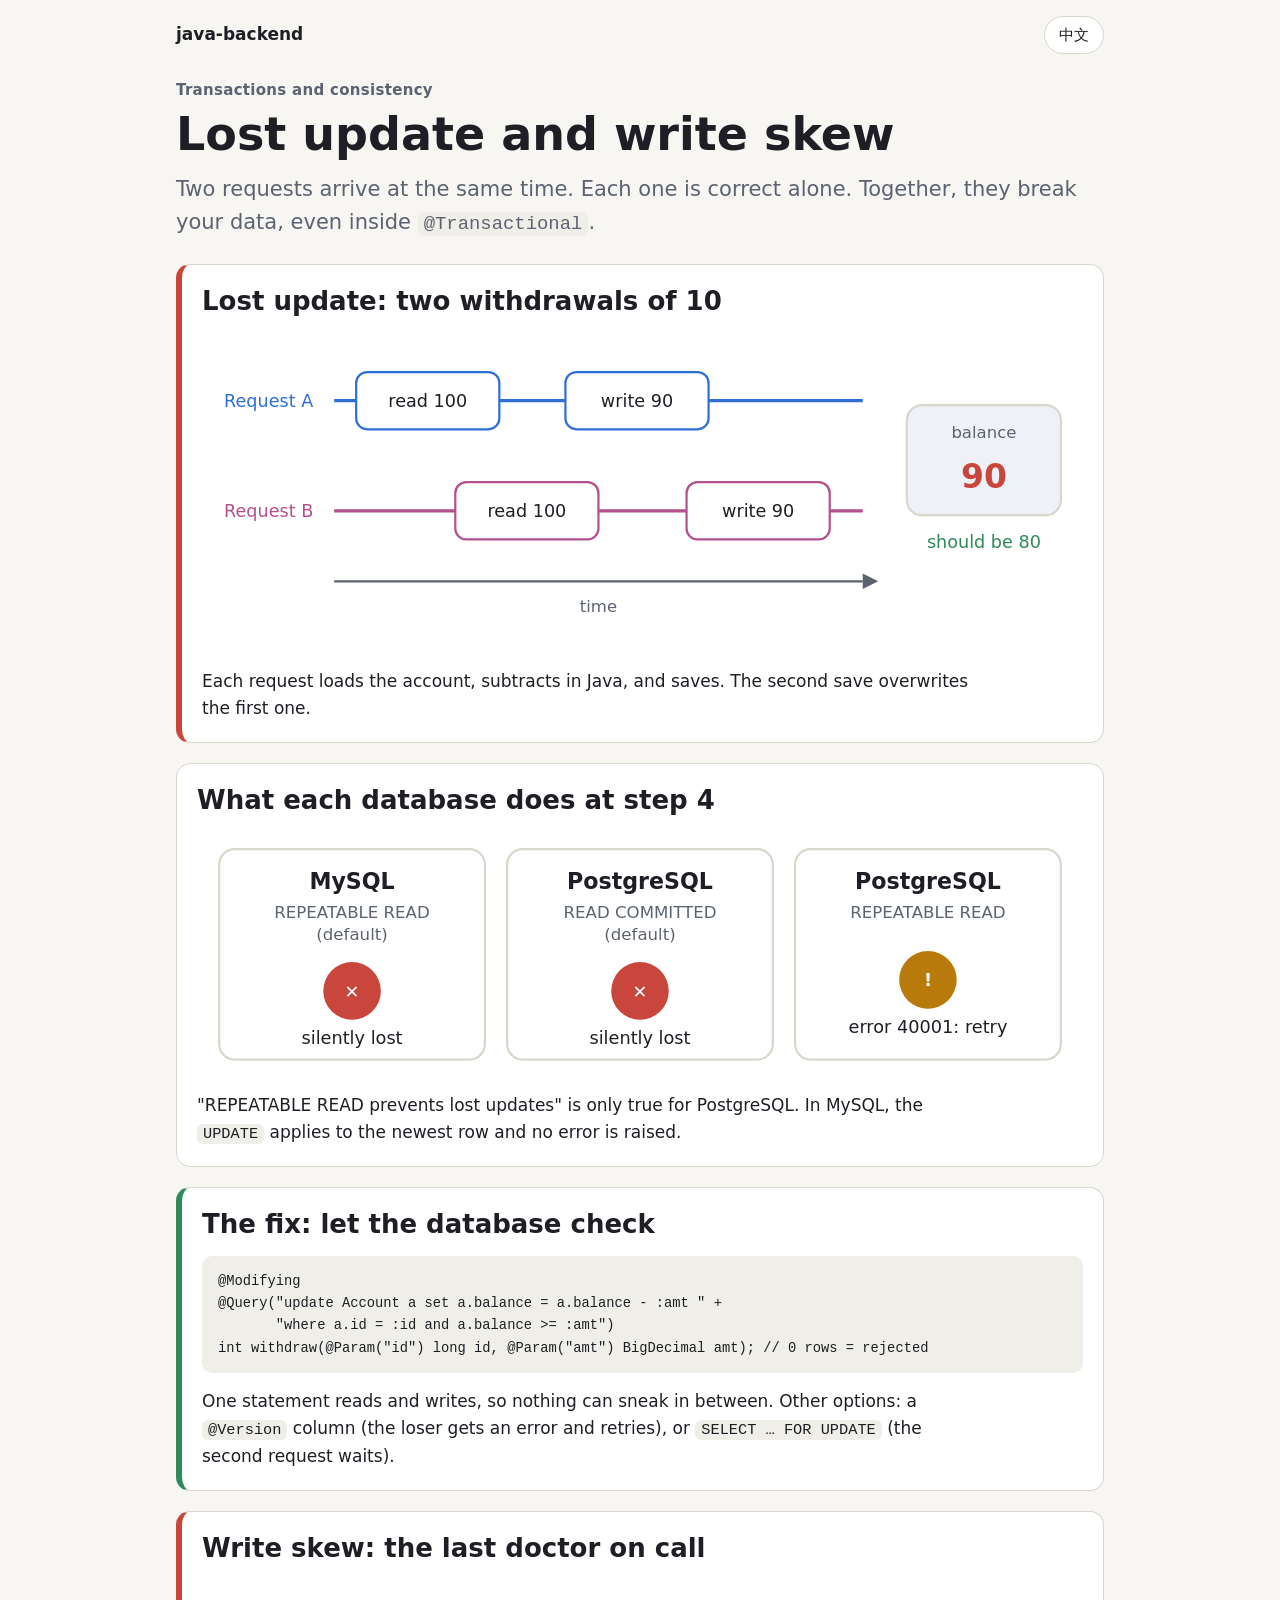
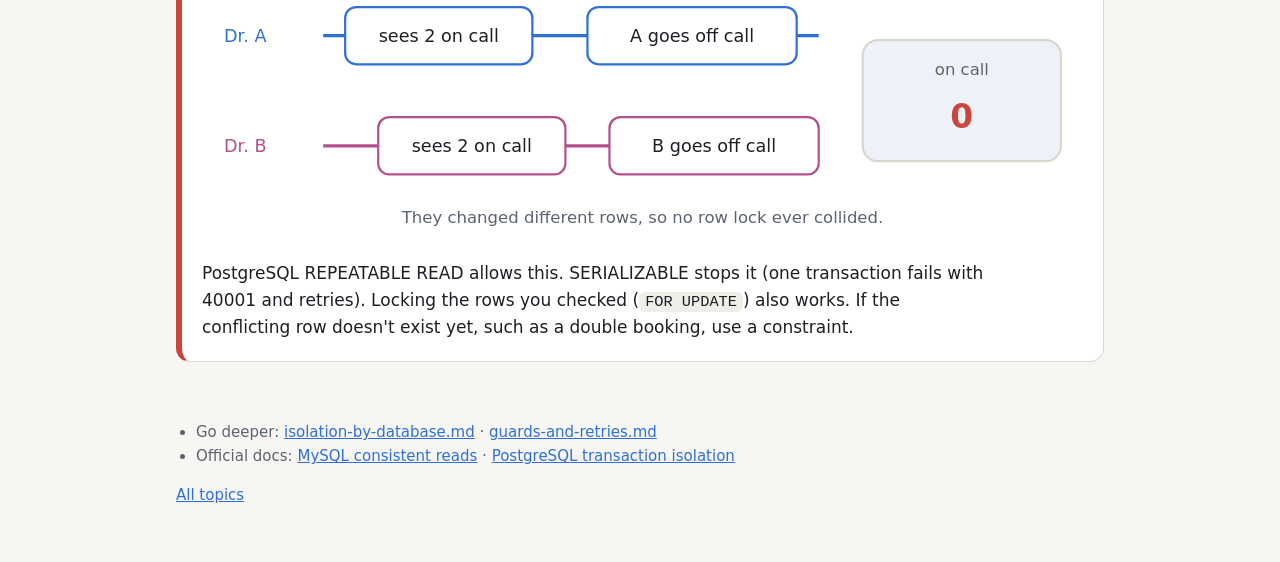
<file: docs/lost-update-write-skew.html>
<!doctype html>
<html lang="en">
<head>
<meta charset="utf-8">
<meta name="viewport" content="width=device-width, initial-scale=1">
<title>Lost Update and Write Skew</title>
<meta name="description" content="How two concurrent requests lose money in Spring Boot with MySQL or PostgreSQL, and the guards that stop it.">
<link rel="stylesheet" href="assets/eli5.css">
<script src="assets/lang.js"></script>
</head>
<body>
<header class="top">
  <a class="home" href="index.html">java-backend</a>
  <button class="lang-toggle" type="button">中文</button>
</header>

<main>
  <p class="kicker"><span lang="en">Transactions and consistency</span><span lang="zh-Hant-TW">交易與一致性</span></p>
  <h1><span lang="en">Lost update and write skew</span><span lang="zh-Hant-TW">Lost update 與 write skew</span></h1>
  <p class="lead">
    <span lang="en">Two requests arrive at the same time. Each one is correct alone. Together, they break your data, even inside <code>@Transactional</code>.</span>
    <span lang="zh-Hant-TW">兩個請求同時到達。各自單獨跑都沒問題，一起跑就把資料弄壞了，即使包在 <code>@Transactional</code> 裡也一樣。</span>
  </p>

  <section class="panel trap">
    <h2><span lang="en">Lost update: two withdrawals of 10</span><span lang="zh-Hant-TW">Lost update：同時提款兩次，各 10 元</span></h2>
    <figure>
      <svg viewBox="0 0 800 300" role="img" aria-labelledby="lu">
        <title id="lu">Both transactions read balance 100, both write 90, final balance 90 instead of 80</title>
        <text class="t-sm fa" x="20" y="72" lang="en">Request A</text><text class="t-sm fa" x="20" y="72" lang="zh-Hant-TW">請求 A</text>
        <text class="t-sm fb" x="20" y="172" lang="en">Request B</text><text class="t-sm fb" x="20" y="172" lang="zh-Hant-TW">請求 B</text>
        <path class="lane-a" d="M120 66 H600"/>
        <path class="lane-b" d="M120 166 H600"/>
        <rect class="box sa" x="140" y="40" width="130" height="52" rx="10"/><text class="t-sm" x="205" y="72" text-anchor="middle" lang="en">read 100</text><text class="t-sm" x="205" y="72" text-anchor="middle" lang="zh-Hant-TW">讀到 100</text>
        <rect class="box sb" x="230" y="140" width="130" height="52" rx="10"/><text class="t-sm" x="295" y="172" text-anchor="middle" lang="en">read 100</text><text class="t-sm" x="295" y="172" text-anchor="middle" lang="zh-Hant-TW">讀到 100</text>
        <rect class="box sa" x="330" y="40" width="130" height="52" rx="10"/><text class="t-sm" x="395" y="72" text-anchor="middle" lang="en">write 90</text><text class="t-sm" x="395" y="72" text-anchor="middle" lang="zh-Hant-TW">寫入 90</text>
        <rect class="box sb" x="440" y="140" width="130" height="52" rx="10"/><text class="t-sm" x="505" y="172" text-anchor="middle" lang="en">write 90</text><text class="t-sm" x="505" y="172" text-anchor="middle" lang="zh-Hant-TW">寫入 90</text>
        <path class="line" d="M120 230 H600"/><polygon class="fmuted" points="600,223 614,230 600,237"/>
        <text class="t-muted" x="360" y="258" text-anchor="middle" lang="en">time</text><text class="t-muted" x="360" y="258" text-anchor="middle" lang="zh-Hant-TW">時間</text>
        <rect class="row" x="640" y="70" width="140" height="100" rx="14"/>
        <text class="t-muted" x="710" y="100" text-anchor="middle" lang="en">balance</text><text class="t-muted" x="710" y="100" text-anchor="middle" lang="zh-Hant-TW">餘額</text>
        <text class="t-big fbad" x="710" y="145" text-anchor="middle">90</text>
        <text class="t-sm fok" x="710" y="200" text-anchor="middle" lang="en">should be 80</text><text class="t-sm fok" x="710" y="200" text-anchor="middle" lang="zh-Hant-TW">應該是 80</text>
      </svg>
    </figure>
    <p>
      <span lang="en">Each request loads the account, subtracts in Java, and saves. The second save overwrites the first one.</span>
      <span lang="zh-Hant-TW">兩個請求都是讀出帳戶、在 Java 裡相減、再存回去。第二次存檔把第一次蓋掉了。</span>
    </p>
  </section>

  <section class="panel">
    <h2><span lang="en">What each database does at step 4</span><span lang="zh-Hant-TW">第 4 步，各資料庫怎麼處理</span></h2>
    <figure>
      <svg viewBox="0 0 800 230" role="img" aria-labelledby="db">
        <title id="db">MySQL REPEATABLE READ and PostgreSQL READ COMMITTED accept the second write silently; PostgreSQL REPEATABLE READ rejects it with error 40001</title>
        <rect class="box" x="20" y="20" width="240" height="190" rx="14"/>
        <text class="t" x="140" y="56" text-anchor="middle">MySQL</text>
        <text class="t-muted" x="140" y="82" text-anchor="middle">REPEATABLE READ</text>
        <text class="t-muted" x="140" y="102" text-anchor="middle" lang="en">(default)</text><text class="t-muted" x="140" y="102" text-anchor="middle" lang="zh-Hant-TW">（預設）</text>
        <circle class="fbad" cx="140" cy="148" r="26"/><text class="on-color" x="140" y="154" text-anchor="middle">✕</text>
        <text class="t-sm" x="140" y="196" text-anchor="middle" lang="en">silently lost</text><text class="t-sm" x="140" y="196" text-anchor="middle" lang="zh-Hant-TW">悄悄被蓋掉</text>
        <rect class="box" x="280" y="20" width="240" height="190" rx="14"/>
        <text class="t" x="400" y="56" text-anchor="middle">PostgreSQL</text>
        <text class="t-muted" x="400" y="82" text-anchor="middle">READ COMMITTED</text>
        <text class="t-muted" x="400" y="102" text-anchor="middle" lang="en">(default)</text><text class="t-muted" x="400" y="102" text-anchor="middle" lang="zh-Hant-TW">（預設）</text>
        <circle class="fbad" cx="400" cy="148" r="26"/><text class="on-color" x="400" y="154" text-anchor="middle">✕</text>
        <text class="t-sm" x="400" y="196" text-anchor="middle" lang="en">silently lost</text><text class="t-sm" x="400" y="196" text-anchor="middle" lang="zh-Hant-TW">悄悄被蓋掉</text>
        <rect class="box" x="540" y="20" width="240" height="190" rx="14"/>
        <text class="t" x="660" y="56" text-anchor="middle">PostgreSQL</text>
        <text class="t-muted" x="660" y="82" text-anchor="middle">REPEATABLE READ</text>
        <circle class="fwarn" cx="660" cy="138" r="26"/><text class="on-color" x="660" y="144" text-anchor="middle">!</text>
        <text class="t-sm" x="660" y="186" text-anchor="middle" lang="en">error 40001: retry</text><text class="t-sm" x="660" y="186" text-anchor="middle" lang="zh-Hant-TW">錯誤 40001：要重試</text>
      </svg>
    </figure>
    <p>
      <span lang="en">"REPEATABLE READ prevents lost updates" is only true for PostgreSQL. In MySQL, the <code>UPDATE</code> applies to the newest row and no error is raised.</span>
      <span lang="zh-Hant-TW">「REPEATABLE READ 能防止 lost update」只對 PostgreSQL 成立。在 MySQL，<code>UPDATE</code> 會直接套用在最新的那一筆上，不會報錯。</span>
    </p>
  </section>

  <section class="panel fix">
    <h2><span lang="en">The fix: let the database check</span><span lang="zh-Hant-TW">解法：讓資料庫來檢查</span></h2>
<pre><code>@Modifying
@Query("update Account a set a.balance = a.balance - :amt " +
       "where a.id = :id and a.balance &gt;= :amt")
int withdraw(@Param("id") long id, @Param("amt") BigDecimal amt); // 0 rows = rejected</code></pre>
    <p>
      <span lang="en">One statement reads and writes, so nothing can sneak in between. Other options: a <code>@Version</code> column (the loser gets an error and retries), or <code>SELECT … FOR UPDATE</code> (the second request waits).</span>
      <span lang="zh-Hant-TW">讀和寫在同一個 SQL 完成，中間沒有空隙可以插隊。其他做法：加 <code>@Version</code> 欄位（後到的會收到錯誤並重試），或用 <code>SELECT … FOR UPDATE</code>（第二個請求會排隊等待）。</span>
    </p>
  </section>

  <section class="panel trap">
    <h2><span lang="en">Write skew: the last doctor on call</span><span lang="zh-Hant-TW">Write skew：最後一位值班醫生</span></h2>
    <figure>
      <svg viewBox="0 0 800 250" role="img" aria-labelledby="ws">
        <title id="ws">Two doctors both see two on call, each takes only their own row off call, and nobody is left on call</title>
        <text class="t-sm fa" x="20" y="62" lang="en">Dr. A</text><text class="t-sm fa" x="20" y="62" lang="zh-Hant-TW">A 醫生</text>
        <text class="t-sm fb" x="20" y="162" lang="en">Dr. B</text><text class="t-sm fb" x="20" y="162" lang="zh-Hant-TW">B 醫生</text>
        <path class="lane-a" d="M110 56 H560"/><path class="lane-b" d="M110 156 H560"/>
        <rect class="box sa" x="130" y="30" width="170" height="52" rx="10"/><text class="t-sm" x="215" y="62" text-anchor="middle" lang="en">sees 2 on call</text><text class="t-sm" x="215" y="62" text-anchor="middle" lang="zh-Hant-TW">看到 2 人值班</text>
        <rect class="box sb" x="160" y="130" width="170" height="52" rx="10"/><text class="t-sm" x="245" y="162" text-anchor="middle" lang="en">sees 2 on call</text><text class="t-sm" x="245" y="162" text-anchor="middle" lang="zh-Hant-TW">看到 2 人值班</text>
        <rect class="box sa" x="350" y="30" width="190" height="52" rx="10"/><text class="t-sm" x="445" y="62" text-anchor="middle" lang="en">A goes off call</text><text class="t-sm" x="445" y="62" text-anchor="middle" lang="zh-Hant-TW">A 下班</text>
        <rect class="box sb" x="370" y="130" width="190" height="52" rx="10"/><text class="t-sm" x="465" y="162" text-anchor="middle" lang="en">B goes off call</text><text class="t-sm" x="465" y="162" text-anchor="middle" lang="zh-Hant-TW">B 下班</text>
        <rect class="row" x="600" y="60" width="180" height="110" rx="14"/>
        <text class="t-muted" x="690" y="92" text-anchor="middle" lang="en">on call</text><text class="t-muted" x="690" y="92" text-anchor="middle" lang="zh-Hant-TW">值班人數</text>
        <text class="t-big fbad" x="690" y="140" text-anchor="middle">0</text>
        <text class="t-muted" x="400" y="226" text-anchor="middle" lang="en">They changed different rows, so no row lock ever collided.</text>
        <text class="t-muted" x="400" y="226" text-anchor="middle" lang="zh-Hant-TW">兩人改的是不同的資料列，所以 row lock 從來沒有撞在一起。</text>
      </svg>
    </figure>
    <p>
      <span lang="en">PostgreSQL REPEATABLE READ allows this. SERIALIZABLE stops it (one transaction fails with 40001 and retries). Locking the rows you checked (<code>FOR UPDATE</code>) also works. If the conflicting row doesn't exist yet, such as a double booking, use a constraint.</span>
      <span lang="zh-Hant-TW">PostgreSQL 的 REPEATABLE READ 擋不住這種情況。SERIALIZABLE 擋得住（其中一筆會以 40001 失敗，重試即可）。把檢查過的資料列鎖起來（<code>FOR UPDATE</code>）也行。如果會衝突的那一列根本還不存在（例如重複訂位），就要用 constraint。</span>
    </p>
  </section>
</main>

<footer>
  <ul>
    <li><span lang="en">Go deeper:</span><span lang="zh-Hant-TW">深入閱讀：</span> <a href="https://github.com/xinqilin/java-backend-skills/blob/master/plugins/java-backend/skills/transactions-consistency/references/isolation-by-database.md">isolation-by-database.md</a> · <a href="https://github.com/xinqilin/java-backend-skills/blob/master/plugins/java-backend/skills/transactions-consistency/references/guards-and-retries.md">guards-and-retries.md</a></li>
    <li><span lang="en">Official docs:</span><span lang="zh-Hant-TW">官方文件：</span> <a href="https://dev.mysql.com/doc/refman/8.4/en/innodb-consistent-read.html">MySQL consistent reads</a> · <a href="https://www.postgresql.org/docs/current/transaction-iso.html">PostgreSQL transaction isolation</a></li>
  </ul>
  <p><a href="index.html"><span lang="en">All topics</span><span lang="zh-Hant-TW">所有主題</span></a></p>
</footer>
</body>
</html>
</file>
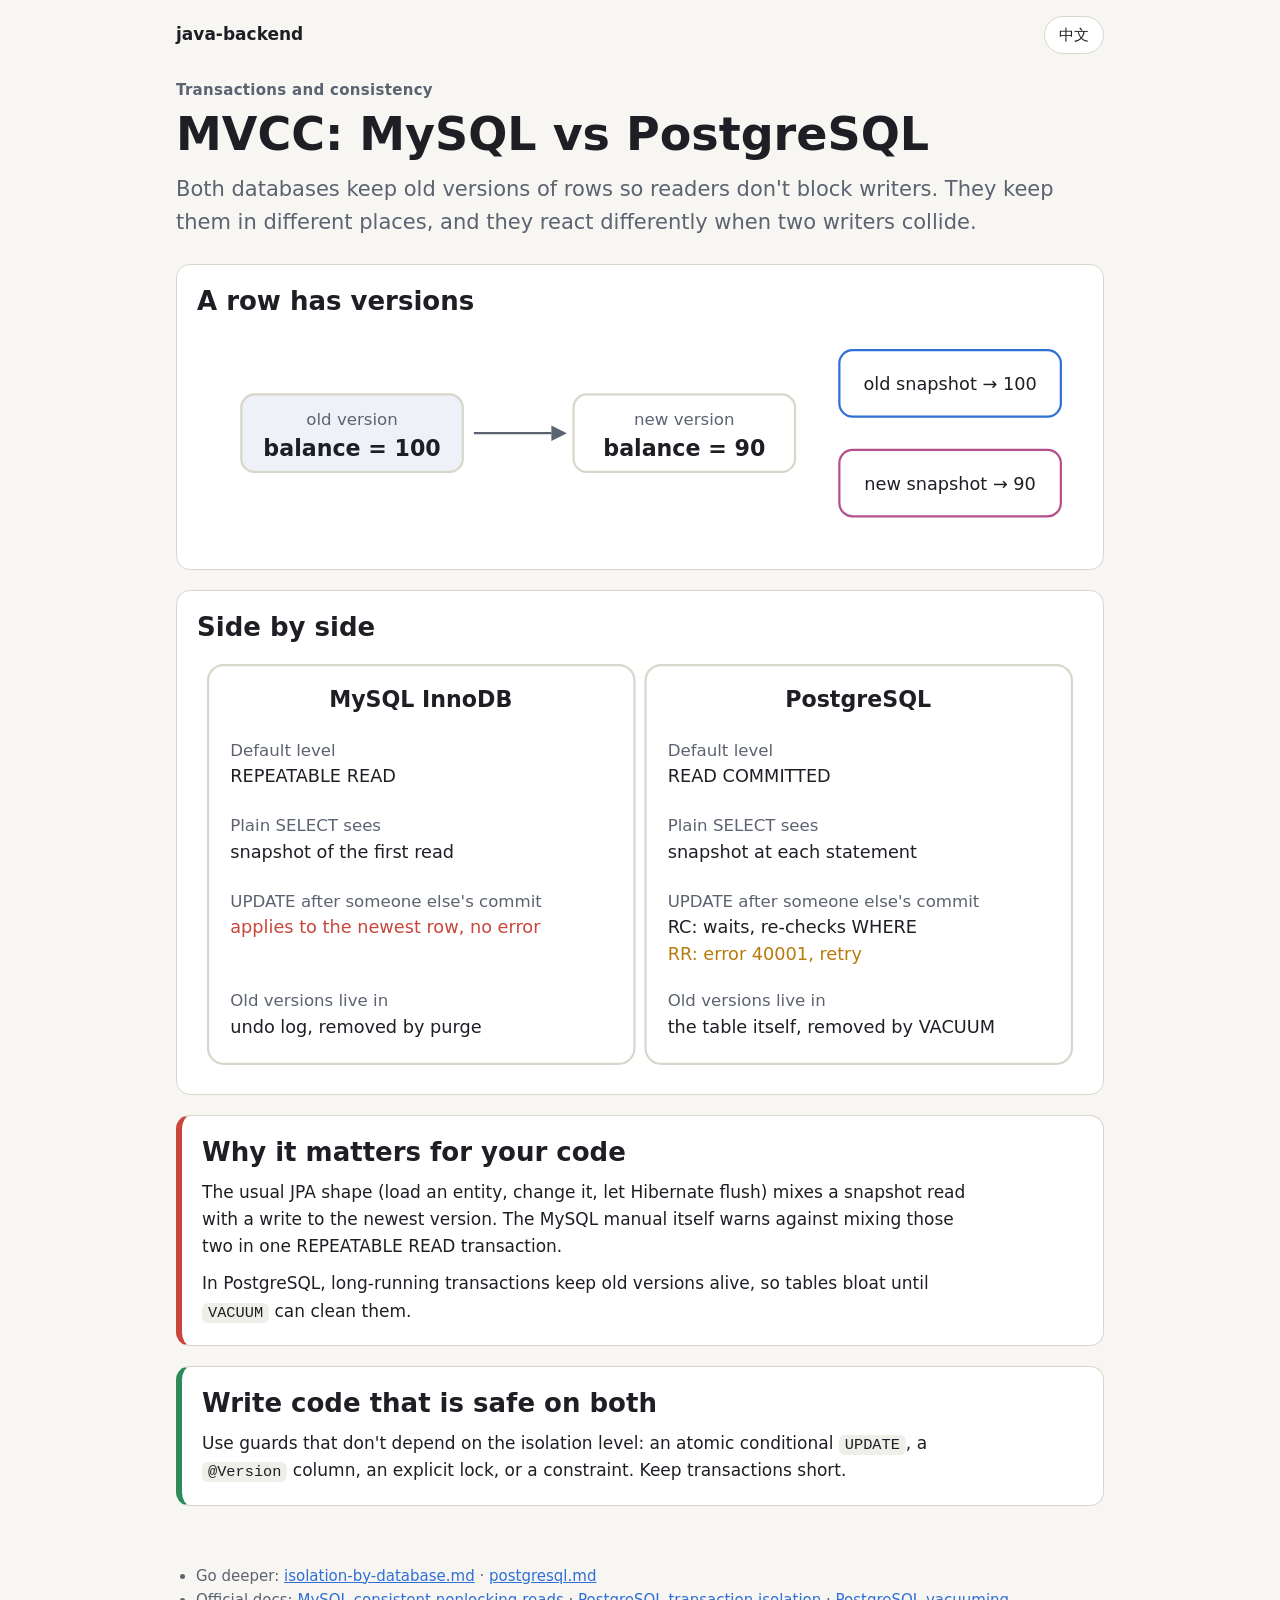
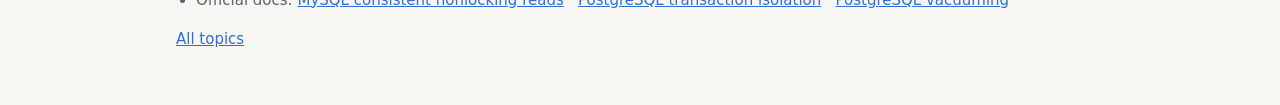
<file: docs/mvcc-mysql-vs-postgresql.html>
<!doctype html>
<html lang="en">
<head>
<meta charset="utf-8">
<meta name="viewport" content="width=device-width, initial-scale=1">
<title>MVCC in MySQL and PostgreSQL</title>
<meta name="description" content="How MySQL InnoDB and PostgreSQL keep row versions, what a snapshot sees, and how each handles a concurrent update.">
<link rel="stylesheet" href="assets/eli5.css">
<script src="assets/lang.js"></script>
</head>
<body>
<header class="top">
  <a class="home" href="index.html">java-backend</a>
  <button class="lang-toggle" type="button">中文</button>
</header>

<main>
  <p class="kicker"><span lang="en">Transactions and consistency</span><span lang="zh-Hant-TW">交易與一致性</span></p>
  <h1><span lang="en">MVCC: MySQL vs PostgreSQL</span><span lang="zh-Hant-TW">MVCC：MySQL 與 PostgreSQL</span></h1>
  <p class="lead">
    <span lang="en">Both databases keep old versions of rows so readers don't block writers. They keep them in different places, and they react differently when two writers collide.</span>
    <span lang="zh-Hant-TW">兩個資料庫都會保留資料列的舊版本，讓讀的人不會擋到寫的人。但舊版本放的位置不同，兩個人同時寫的時候，反應也不同。</span>
  </p>

  <section class="panel">
    <h2><span lang="en">A row has versions</span><span lang="zh-Hant-TW">一筆資料有好幾個版本</span></h2>
    <figure>
      <svg viewBox="0 0 800 200" role="img" aria-labelledby="ver">
        <title id="ver">A row with an old version 100 and a new version 90; an old snapshot still reads 100</title>
        <rect class="row" x="40" y="60" width="200" height="70" rx="12"/>
        <text class="t-muted" x="140" y="88" text-anchor="middle" lang="en">old version</text><text class="t-muted" x="140" y="88" text-anchor="middle" lang="zh-Hant-TW">舊版本</text>
        <text class="t" x="140" y="116" text-anchor="middle">balance = 100</text>
        <path class="line" d="M250 95 H320"/><polygon class="fmuted" points="320,88 334,95 320,102"/>
        <rect class="box" x="340" y="60" width="200" height="70" rx="12"/>
        <text class="t-muted" x="440" y="88" text-anchor="middle" lang="en">new version</text><text class="t-muted" x="440" y="88" text-anchor="middle" lang="zh-Hant-TW">新版本</text>
        <text class="t" x="440" y="116" text-anchor="middle">balance = 90</text>
        <rect class="box sa" x="580" y="20" width="200" height="60" rx="12"/>
        <text class="t-sm" x="680" y="56" text-anchor="middle" lang="en">old snapshot → 100</text><text class="t-sm" x="680" y="56" text-anchor="middle" lang="zh-Hant-TW">舊 snapshot → 100</text>
        <rect class="box sb" x="580" y="110" width="200" height="60" rx="12"/>
        <text class="t-sm" x="680" y="146" text-anchor="middle" lang="en">new snapshot → 90</text><text class="t-sm" x="680" y="146" text-anchor="middle" lang="zh-Hant-TW">新 snapshot → 90</text>
      </svg>
    </figure>
  </section>

  <section class="panel">
    <h2><span lang="en">Side by side</span><span lang="zh-Hant-TW">並排比較</span></h2>
    <figure>
      <svg viewBox="0 0 800 380" role="img" aria-labelledby="cmp">
        <title id="cmp">Comparison of MySQL InnoDB and PostgreSQL MVCC behavior</title>
        <rect class="box" x="10" y="10" width="385" height="360" rx="14"/>
        <rect class="box" x="405" y="10" width="385" height="360" rx="14"/>
        <text class="t" x="202" y="48" text-anchor="middle">MySQL InnoDB</text>
        <text class="t" x="597" y="48" text-anchor="middle">PostgreSQL</text>
        <text class="t-muted" x="30" y="92" lang="en">Default level</text><text class="t-muted" x="30" y="92" lang="zh-Hant-TW">預設隔離等級</text>
        <text class="t-sm" x="30" y="116">REPEATABLE READ</text>
        <text class="t-muted" x="425" y="92" lang="en">Default level</text><text class="t-muted" x="425" y="92" lang="zh-Hant-TW">預設隔離等級</text>
        <text class="t-sm" x="425" y="116">READ COMMITTED</text>
        <text class="t-muted" x="30" y="160" lang="en">Plain SELECT sees</text><text class="t-muted" x="30" y="160" lang="zh-Hant-TW">一般 SELECT 看到的</text>
        <text class="t-sm" x="30" y="184" lang="en">snapshot of the first read</text><text class="t-sm" x="30" y="184" lang="zh-Hant-TW">第一次讀時的 snapshot</text>
        <text class="t-muted" x="425" y="160" lang="en">Plain SELECT sees</text><text class="t-muted" x="425" y="160" lang="zh-Hant-TW">一般 SELECT 看到的</text>
        <text class="t-sm" x="425" y="184" lang="en">snapshot at each statement</text><text class="t-sm" x="425" y="184" lang="zh-Hant-TW">每個 SQL 開始時的 snapshot</text>
        <text class="t-muted" x="30" y="228" lang="en">UPDATE after someone else's commit</text><text class="t-muted" x="30" y="228" lang="zh-Hant-TW">別人 commit 之後的 UPDATE</text>
        <text class="t-sm fbad" x="30" y="252" lang="en">applies to the newest row, no error</text><text class="t-sm fbad" x="30" y="252" lang="zh-Hant-TW">套用在最新的那筆，不報錯</text>
        <text class="t-muted" x="425" y="228" lang="en">UPDATE after someone else's commit</text><text class="t-muted" x="425" y="228" lang="zh-Hant-TW">別人 commit 之後的 UPDATE</text>
        <text class="t-sm" x="425" y="252" lang="en">RC: waits, re-checks WHERE</text><text class="t-sm" x="425" y="252" lang="zh-Hant-TW">RC：等待，重新檢查 WHERE</text>
        <text class="t-sm fwarn" x="425" y="276" lang="en">RR: error 40001, retry</text><text class="t-sm fwarn" x="425" y="276" lang="zh-Hant-TW">RR：錯誤 40001，要重試</text>
        <text class="t-muted" x="30" y="318" lang="en">Old versions live in</text><text class="t-muted" x="30" y="318" lang="zh-Hant-TW">舊版本放在</text>
        <text class="t-sm" x="30" y="342" lang="en">undo log, removed by purge</text><text class="t-sm" x="30" y="342" lang="zh-Hant-TW">undo log，由 purge 清掉</text>
        <text class="t-muted" x="425" y="318" lang="en">Old versions live in</text><text class="t-muted" x="425" y="318" lang="zh-Hant-TW">舊版本放在</text>
        <text class="t-sm" x="425" y="342" lang="en">the table itself, removed by VACUUM</text><text class="t-sm" x="425" y="342" lang="zh-Hant-TW">表格本身，由 VACUUM 清掉</text>
      </svg>
    </figure>
  </section>

  <section class="panel trap">
    <h2><span lang="en">Why it matters for your code</span><span lang="zh-Hant-TW">這對你的程式碼有什麼影響</span></h2>
    <p>
      <span lang="en">The usual JPA shape (load an entity, change it, let Hibernate flush) mixes a snapshot read with a write to the newest version. The MySQL manual itself warns against mixing those two in one REPEATABLE READ transaction.</span>
      <span lang="zh-Hant-TW">常見的 JPA 寫法（讀出 entity、修改它、讓 Hibernate flush）會把 snapshot 讀取和「寫到最新版本」混在一起。MySQL 手冊本身就建議不要在同一個 REPEATABLE READ 交易裡這樣混用。</span>
    </p>
    <p>
      <span lang="en">In PostgreSQL, long-running transactions keep old versions alive, so tables bloat until <code>VACUUM</code> can clean them.</span>
      <span lang="zh-Hant-TW">在 PostgreSQL，跑很久的交易會讓舊版本一直留著，表格會一直膨脹，直到 <code>VACUUM</code> 能把它們清掉為止。</span>
    </p>
  </section>

  <section class="panel fix">
    <h2><span lang="en">Write code that is safe on both</span><span lang="zh-Hant-TW">寫出在兩邊都安全的程式碼</span></h2>
    <p>
      <span lang="en">Use guards that don't depend on the isolation level: an atomic conditional <code>UPDATE</code>, a <code>@Version</code> column, an explicit lock, or a constraint. Keep transactions short.</span>
      <span lang="zh-Hant-TW">使用不依賴隔離等級的防護：一條包含條件的 <code>UPDATE</code>、<code>@Version</code> 欄位、明確加鎖，或 constraint。交易盡量短。</span>
    </p>
  </section>
</main>

<footer>
  <ul>
    <li><span lang="en">Go deeper:</span><span lang="zh-Hant-TW">深入閱讀：</span> <a href="https://github.com/xinqilin/java-backend-skills/blob/master/plugins/java-backend/skills/transactions-consistency/references/isolation-by-database.md">isolation-by-database.md</a> · <a href="https://github.com/xinqilin/java-backend-skills/blob/master/plugins/java-backend/skills/sql-performance/references/postgresql.md">postgresql.md</a></li>
    <li><span lang="en">Official docs:</span><span lang="zh-Hant-TW">官方文件：</span> <a href="https://dev.mysql.com/doc/refman/8.4/en/innodb-consistent-read.html">MySQL consistent nonlocking reads</a> · <a href="https://www.postgresql.org/docs/current/transaction-iso.html">PostgreSQL transaction isolation</a> · <a href="https://www.postgresql.org/docs/current/routine-vacuuming.html">PostgreSQL vacuuming</a></li>
  </ul>
  <p><a href="index.html"><span lang="en">All topics</span><span lang="zh-Hant-TW">所有主題</span></a></p>
</footer>
</body>
</html>
</file>
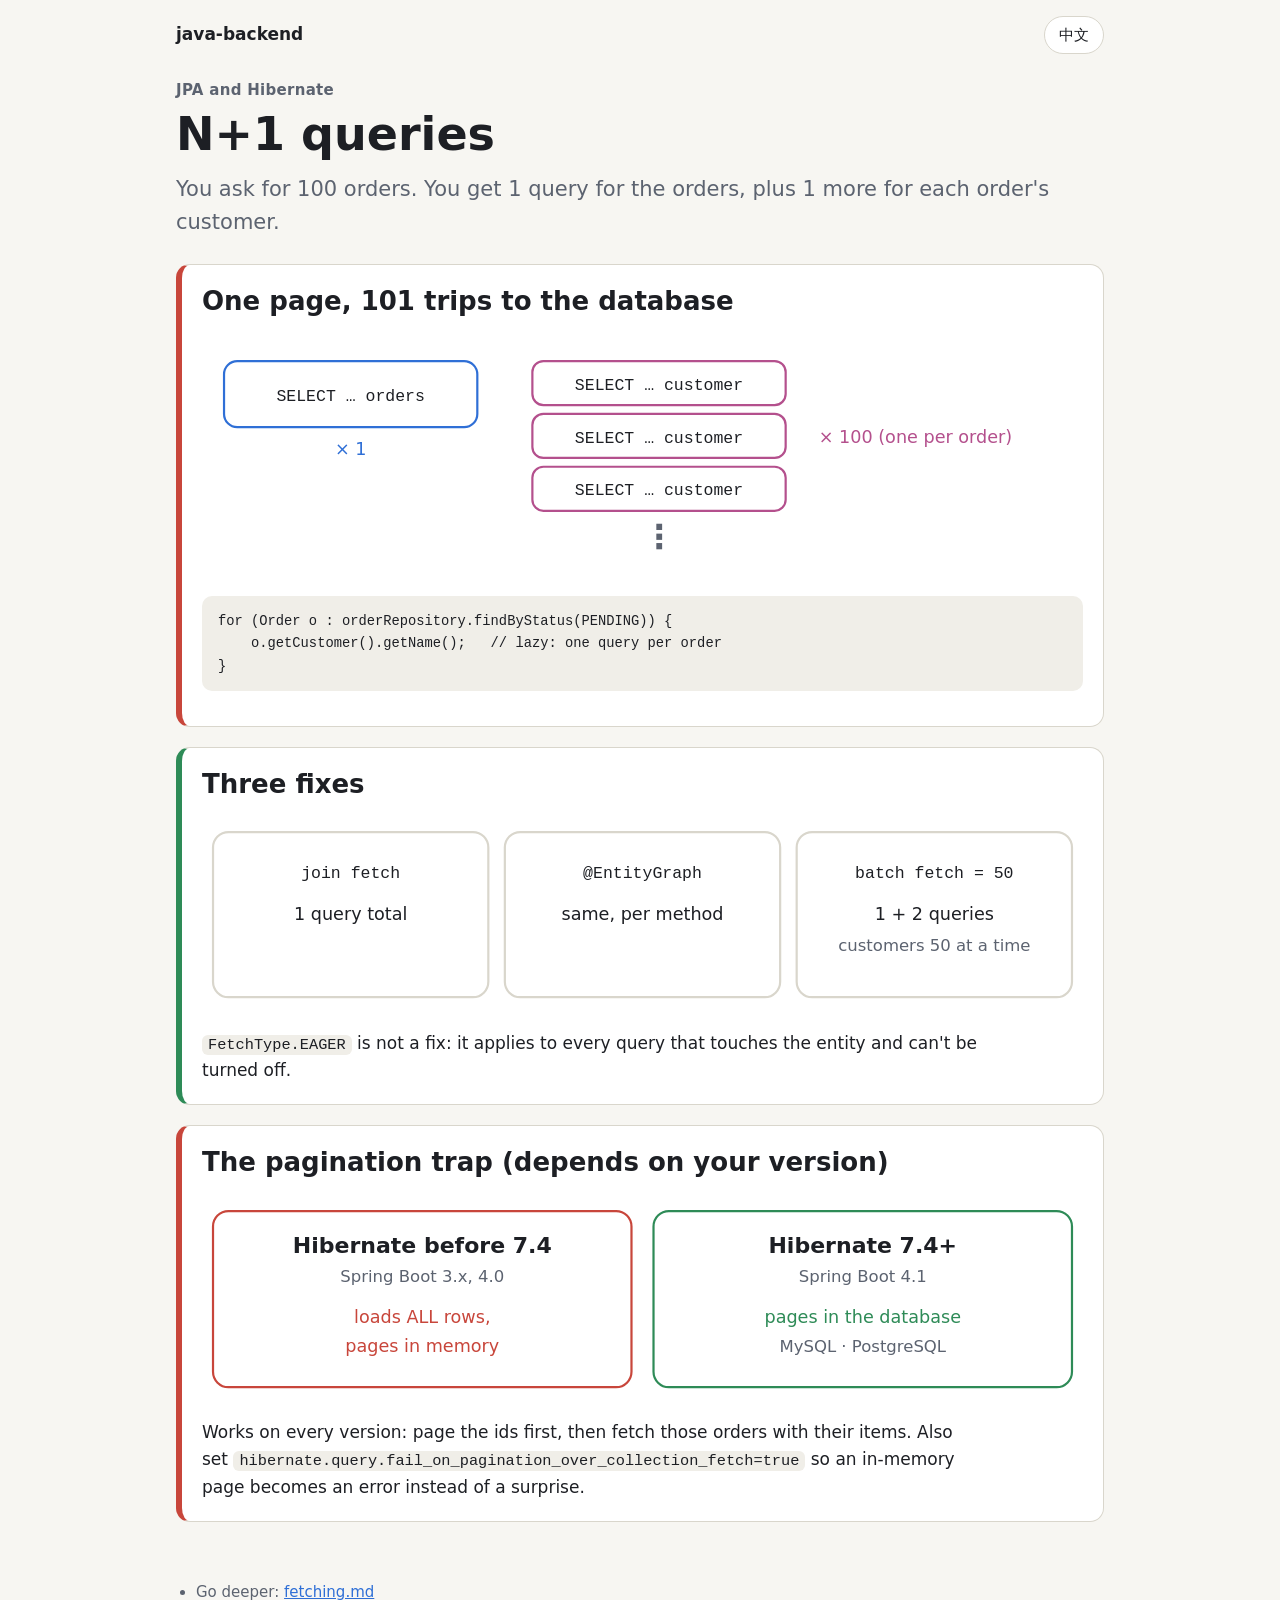
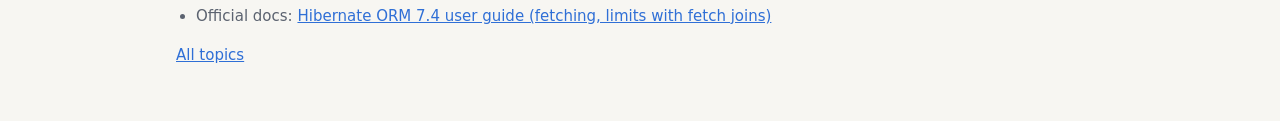
<file: docs/n-plus-one.html>
<!doctype html>
<html lang="en">
<head>
<meta charset="utf-8">
<meta name="viewport" content="width=device-width, initial-scale=1">
<title>N+1 Queries</title>
<meta name="description" content="How lazy associations turn one page into hundreds of queries, the three fixes, and the pagination trap that depends on your Hibernate version.">
<link rel="stylesheet" href="assets/eli5.css">
<script src="assets/lang.js"></script>
</head>
<body>
<header class="top">
  <a class="home" href="index.html">java-backend</a>
  <button class="lang-toggle" type="button">中文</button>
</header>

<main>
  <p class="kicker"><span lang="en">JPA and Hibernate</span><span lang="zh-Hant-TW">JPA 與 Hibernate</span></p>
  <h1><span lang="en">N+1 queries</span><span lang="zh-Hant-TW">N+1 查詢</span></h1>
  <p class="lead">
    <span lang="en">You ask for 100 orders. You get 1 query for the orders, plus 1 more for each order's customer.</span>
    <span lang="zh-Hant-TW">你要 100 筆訂單。結果是 1 次查訂單，再加上每筆訂單各查 1 次客戶。</span>
  </p>

  <section class="panel trap">
    <h2><span lang="en">One page, 101 trips to the database</span><span lang="zh-Hant-TW">一個頁面，跑資料庫 101 趟</span></h2>
    <figure>
      <svg viewBox="0 0 800 230" role="img" aria-labelledby="np1">
        <title id="np1">One query loads 100 orders, then the loop triggers one customer query per order</title>
        <rect class="box sa" x="20" y="30" width="230" height="60" rx="12"/>
        <text class="t-code" x="135" y="66" text-anchor="middle">SELECT … orders</text>
        <text class="t-sm fa" x="135" y="115" text-anchor="middle">× 1</text>
        <g>
          <rect class="box sb" x="300" y="30" width="230" height="40" rx="10"/><text class="t-code" x="415" y="56" text-anchor="middle">SELECT … customer</text>
          <rect class="box sb" x="300" y="78" width="230" height="40" rx="10"/><text class="t-code" x="415" y="104" text-anchor="middle">SELECT … customer</text>
          <rect class="box sb" x="300" y="126" width="230" height="40" rx="10"/><text class="t-code" x="415" y="152" text-anchor="middle">SELECT … customer</text>
          <text class="t-big fmuted" x="415" y="200" text-anchor="middle">⋮</text>
        </g>
        <text class="t-sm fb" x="560" y="104" lang="en">× 100 (one per order)</text><text class="t-sm fb" x="560" y="104" text-anchor="start" lang="zh-Hant-TW">× 100（每筆訂單一次）</text>
      </svg>
    </figure>
<pre><code>for (Order o : orderRepository.findByStatus(PENDING)) {
    o.getCustomer().getName();   // lazy: one query per order
}</code></pre>
  </section>

  <section class="panel fix">
    <h2><span lang="en">Three fixes</span><span lang="zh-Hant-TW">三種解法</span></h2>
    <figure>
      <svg viewBox="0 0 800 190" role="img" aria-labelledby="fixes">
        <title id="fixes">Fetch join loads orders and customers in one query; an entity graph does the same declaratively; batch fetching loads customers 50 at a time</title>
        <rect class="box" x="10" y="20" width="250" height="150" rx="14"/>
        <text class="t-code" x="135" y="62" text-anchor="middle">join fetch</text>
        <text class="t-sm" x="135" y="100" text-anchor="middle" lang="en">1 query total</text><text class="t-sm" x="135" y="100" text-anchor="middle" lang="zh-Hant-TW">總共 1 次查詢</text>
        <rect class="box" x="275" y="20" width="250" height="150" rx="14"/>
        <text class="t-code" x="400" y="62" text-anchor="middle">@EntityGraph</text>
        <text class="t-sm" x="400" y="100" text-anchor="middle" lang="en">same, per method</text><text class="t-sm" x="400" y="100" text-anchor="middle" lang="zh-Hant-TW">效果一樣，按方法設定</text>
        <rect class="box" x="540" y="20" width="250" height="150" rx="14"/>
        <text class="t-code" x="665" y="62" text-anchor="middle">batch fetch = 50</text>
        <text class="t-sm" x="665" y="100" text-anchor="middle" lang="en">1 + 2 queries</text><text class="t-sm" x="665" y="100" text-anchor="middle" lang="zh-Hant-TW">1 + 2 次查詢</text>
        <text class="t-muted" x="665" y="128" text-anchor="middle" lang="en">customers 50 at a time</text><text class="t-muted" x="665" y="128" text-anchor="middle" lang="zh-Hant-TW">客戶每次撈 50 筆</text>
      </svg>
    </figure>
    <p>
      <span lang="en"><code>FetchType.EAGER</code> is not a fix: it applies to every query that touches the entity and can't be turned off.</span>
      <span lang="zh-Hant-TW"><code>FetchType.EAGER</code> 不算解法：它會套用在每個碰到這個 entity 的查詢，而且關不掉。</span>
    </p>
  </section>

  <section class="panel trap">
    <h2><span lang="en">The pagination trap (depends on your version)</span><span lang="zh-Hant-TW">分頁陷阱（要看版本）</span></h2>
    <figure>
      <svg viewBox="0 0 800 200" role="img" aria-labelledby="page">
        <title id="page">A collection fetch join with Pageable: Hibernate before 7.4 loads every matching row and pages in memory; Hibernate 7.4 pages in the database on MySQL and PostgreSQL</title>
        <rect class="box sbad" x="10" y="20" width="380" height="160" rx="14"/>
        <text class="t" x="200" y="58" text-anchor="middle" lang="en">Hibernate before 7.4</text><text class="t" x="200" y="58" text-anchor="middle" lang="zh-Hant-TW">Hibernate 7.4 之前</text>
        <text class="t-muted" x="200" y="84" text-anchor="middle">Spring Boot 3.x, 4.0</text>
        <text class="t-sm fbad" x="200" y="122" text-anchor="middle" lang="en">loads ALL rows,</text><text class="t-sm fbad" x="200" y="122" text-anchor="middle" lang="zh-Hant-TW">載入全部資料，</text>
        <text class="t-sm fbad" x="200" y="148" text-anchor="middle" lang="en">pages in memory</text><text class="t-sm fbad" x="200" y="148" text-anchor="middle" lang="zh-Hant-TW">在記憶體裡分頁</text>
        <rect class="box sok" x="410" y="20" width="380" height="160" rx="14"/>
        <text class="t" x="600" y="58" text-anchor="middle">Hibernate 7.4+</text>
        <text class="t-muted" x="600" y="84" text-anchor="middle">Spring Boot 4.1</text>
        <text class="t-sm fok" x="600" y="122" text-anchor="middle" lang="en">pages in the database</text><text class="t-sm fok" x="600" y="122" text-anchor="middle" lang="zh-Hant-TW">在資料庫端分頁</text>
        <text class="t-muted" x="600" y="148" text-anchor="middle">MySQL · PostgreSQL</text>
      </svg>
    </figure>
    <p>
      <span lang="en">Works on every version: page the ids first, then fetch those orders with their items. Also set <code>hibernate.query.fail_on_pagination_over_collection_fetch=true</code> so an in-memory page becomes an error instead of a surprise.</span>
      <span lang="zh-Hant-TW">所有版本都適用的寫法：先分頁取 id，再用這些 id 把訂單連同明細一起撈出來。另外設定 <code>hibernate.query.fail_on_pagination_over_collection_fetch=true</code>，讓記憶體分頁直接報錯，而不是默默發生。</span>
    </p>
  </section>
</main>

<footer>
  <ul>
    <li><span lang="en">Go deeper:</span><span lang="zh-Hant-TW">深入閱讀：</span> <a href="https://github.com/xinqilin/java-backend-skills/blob/master/plugins/java-backend/skills/jpa-hibernate/references/fetching.md">fetching.md</a></li>
    <li><span lang="en">Official docs:</span><span lang="zh-Hant-TW">官方文件：</span> <a href="https://docs.hibernate.org/orm/7.4/userguide/html_single/">Hibernate ORM 7.4 user guide (fetching, limits with fetch joins)</a></li>
  </ul>
  <p><a href="index.html"><span lang="en">All topics</span><span lang="zh-Hant-TW">所有主題</span></a></p>
</footer>
</body>
</html>
</file>
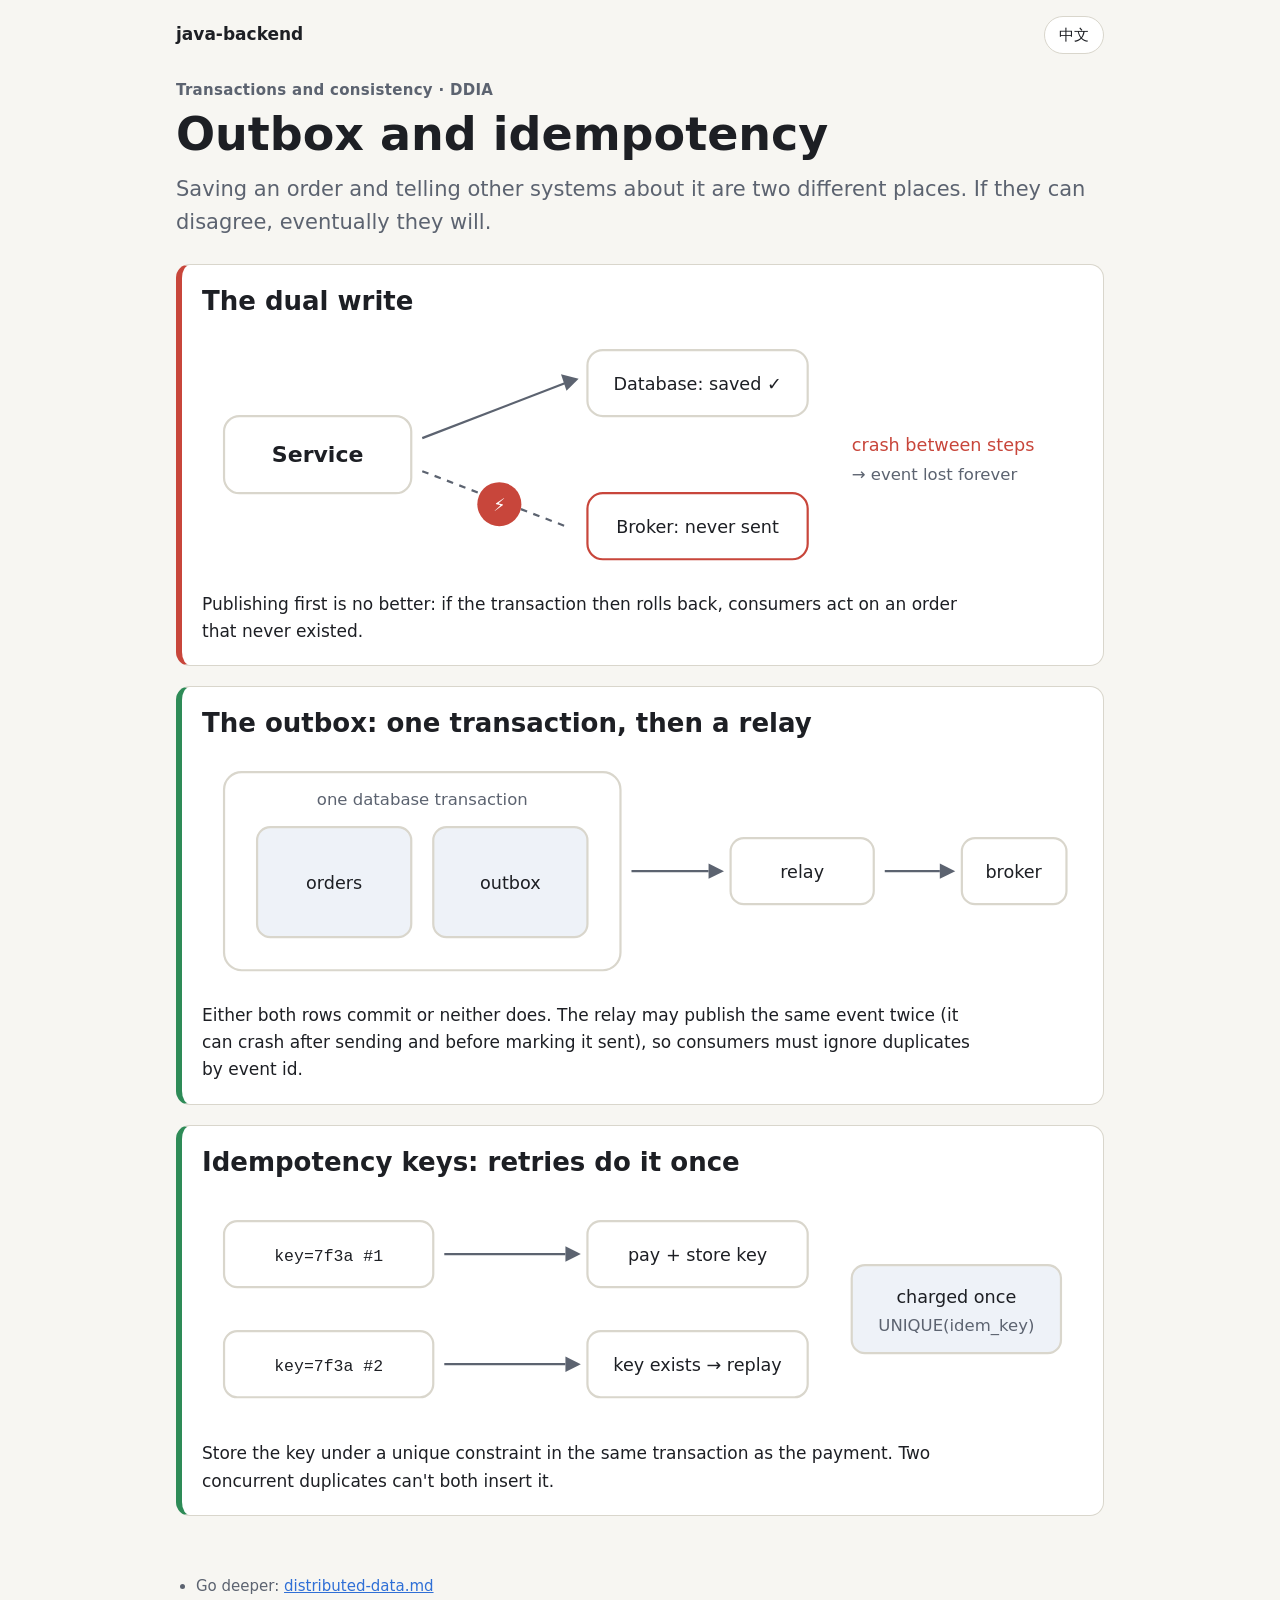
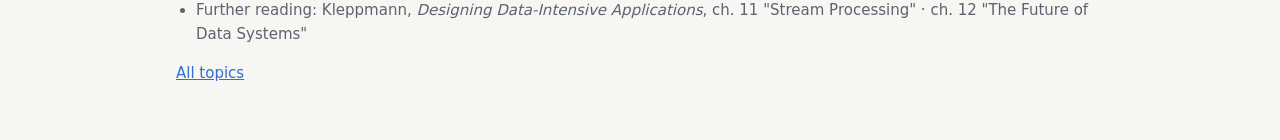
<file: docs/outbox-idempotency.html>
<!doctype html>
<html lang="en">
<head>
<meta charset="utf-8">
<meta name="viewport" content="width=device-width, initial-scale=1">
<title>Outbox and Idempotency</title>
<meta name="description" content="Why saving to the database and publishing an event can't be two steps, and how the transactional outbox and idempotency keys fix it.">
<link rel="stylesheet" href="assets/eli5.css">
<script src="assets/lang.js"></script>
</head>
<body>
<header class="top">
  <a class="home" href="index.html">java-backend</a>
  <button class="lang-toggle" type="button">中文</button>
</header>

<main>
  <p class="kicker"><span lang="en">Transactions and consistency · DDIA</span><span lang="zh-Hant-TW">交易與一致性 · DDIA</span></p>
  <h1><span lang="en">Outbox and idempotency</span><span lang="zh-Hant-TW">Outbox 與冪等性</span></h1>
  <p class="lead">
    <span lang="en">Saving an order and telling other systems about it are two different places. If they can disagree, eventually they will.</span>
    <span lang="zh-Hant-TW">存訂單和通知其他系統是兩個不同的地方。只要它們有可能不一致，總有一天會不一致。</span>
  </p>

  <section class="panel trap">
    <h2><span lang="en">The dual write</span><span lang="zh-Hant-TW">雙寫問題</span></h2>
    <figure>
      <svg viewBox="0 0 800 230" role="img" aria-labelledby="dual">
        <title id="dual">The service commits to the database, then the process crashes before publishing to the broker, so the event is lost</title>
        <rect class="box" x="20" y="80" width="170" height="70" rx="14"/>
        <text class="t" x="105" y="122" text-anchor="middle">Service</text>
        <path class="line" d="M200 100 L330 50"/><polygon class="fmuted" points="326,42 342,46 331,57"/>
        <rect class="box" x="350" y="20" width="200" height="60" rx="14"/>
        <text class="t-sm" x="450" y="56" text-anchor="middle" lang="en">Database: saved ✓</text><text class="t-sm" x="450" y="56" text-anchor="middle" lang="zh-Hant-TW">資料庫：已存 ✓</text>
        <path class="dash" d="M200 130 L330 180"/>
        <rect class="box sbad" x="350" y="150" width="200" height="60" rx="14"/>
        <text class="t-sm" x="450" y="186" text-anchor="middle" lang="en">Broker: never sent</text><text class="t-sm" x="450" y="186" text-anchor="middle" lang="zh-Hant-TW">Broker：沒送出</text>
        <circle class="fbad" cx="270" cy="160" r="20"/><text class="on-color" x="270" y="166" text-anchor="middle">⚡</text>
        <text class="t-sm fbad" x="590" y="112" lang="en">crash between steps</text><text class="t-sm fbad" x="590" y="112" lang="zh-Hant-TW">兩步之間當機</text>
        <text class="t-muted" x="590" y="138" lang="en">→ event lost forever</text><text class="t-muted" x="590" y="138" lang="zh-Hant-TW">→ 事件永遠消失</text>
      </svg>
    </figure>
    <p>
      <span lang="en">Publishing first is no better: if the transaction then rolls back, consumers act on an order that never existed.</span>
      <span lang="zh-Hant-TW">先發送也沒比較好：如果交易接著 rollback，下游會處理一筆根本不存在的訂單。</span>
    </p>
  </section>

  <section class="panel fix">
    <h2><span lang="en">The outbox: one transaction, then a relay</span><span lang="zh-Hant-TW">Outbox：一個交易，再交給轉送程式</span></h2>
    <figure>
      <svg viewBox="0 0 800 220" role="img" aria-labelledby="outbox">
        <title id="outbox">The order row and an outbox row are written in the same transaction; a relay reads the outbox and publishes to the broker</title>
        <rect class="box" x="20" y="20" width="360" height="180" rx="16"/>
        <text class="t-muted" x="200" y="50" text-anchor="middle" lang="en">one database transaction</text><text class="t-muted" x="200" y="50" text-anchor="middle" lang="zh-Hant-TW">同一個資料庫交易</text>
        <rect class="row" x="50" y="70" width="140" height="100" rx="12"/>
        <text class="t-sm" x="120" y="126" text-anchor="middle">orders</text>
        <rect class="row" x="210" y="70" width="140" height="100" rx="12"/>
        <text class="t-sm" x="280" y="126" text-anchor="middle">outbox</text>
        <path class="line" d="M390 110 H460"/><polygon class="fmuted" points="460,103 474,110 460,117"/>
        <rect class="box" x="480" y="80" width="130" height="60" rx="12"/>
        <text class="t-sm" x="545" y="116" text-anchor="middle" lang="en">relay</text><text class="t-sm" x="545" y="116" text-anchor="middle" lang="zh-Hant-TW">轉送程式</text>
        <path class="line" d="M620 110 H670"/><polygon class="fmuted" points="670,103 684,110 670,117"/>
        <rect class="box" x="690" y="80" width="95" height="60" rx="12"/>
        <text class="t-sm" x="737" y="116" text-anchor="middle">broker</text>
      </svg>
    </figure>
    <p>
      <span lang="en">Either both rows commit or neither does. The relay may publish the same event twice (it can crash after sending and before marking it sent), so consumers must ignore duplicates by event id.</span>
      <span lang="zh-Hant-TW">兩筆資料要嘛一起 commit，要嘛都沒有。轉送程式可能把同一個事件送兩次（送出後、標記已送前當機），所以下游要依事件 id 忽略重複的事件。</span>
    </p>
  </section>

  <section class="panel fix">
    <h2><span lang="en">Idempotency keys: retries do it once</span><span lang="zh-Hant-TW">Idempotency key：重試只會生效一次</span></h2>
    <figure>
      <svg viewBox="0 0 800 220" role="img" aria-labelledby="idem">
        <title id="idem">The client retries a payment with the same key; the second request finds the stored result and replays it instead of paying again</title>
        <rect class="box" x="20" y="30" width="190" height="60" rx="12"/>
        <text class="t-code" x="115" y="66" text-anchor="middle">key=7f3a  #1</text>
        <rect class="box" x="20" y="130" width="190" height="60" rx="12"/>
        <text class="t-code" x="115" y="166" text-anchor="middle">key=7f3a  #2</text>
        <path class="line" d="M220 60 H330"/><polygon class="fmuted" points="330,53 344,60 330,67"/>
        <path class="line" d="M220 160 H330"/><polygon class="fmuted" points="330,153 344,160 330,167"/>
        <rect class="box" x="350" y="30" width="200" height="60" rx="12"/>
        <text class="t-sm" x="450" y="66" text-anchor="middle" lang="en">pay + store key</text><text class="t-sm" x="450" y="66" text-anchor="middle" lang="zh-Hant-TW">付款 + 記下 key</text>
        <rect class="box" x="350" y="130" width="200" height="60" rx="12"/>
        <text class="t-sm" x="450" y="166" text-anchor="middle" lang="en">key exists → replay</text><text class="t-sm" x="450" y="166" text-anchor="middle" lang="zh-Hant-TW">key 已存在 → 回傳原結果</text>
        <rect class="row" x="590" y="70" width="190" height="80" rx="12"/>
        <text class="t-sm" x="685" y="104" text-anchor="middle" lang="en">charged once</text><text class="t-sm" x="685" y="104" text-anchor="middle" lang="zh-Hant-TW">只扣一次款</text>
        <text class="t-muted" x="685" y="130" text-anchor="middle">UNIQUE(idem_key)</text>
      </svg>
    </figure>
    <p>
      <span lang="en">Store the key under a unique constraint in the same transaction as the payment. Two concurrent duplicates can't both insert it.</span>
      <span lang="zh-Hant-TW">把 key 和付款放在同一個交易裡存，並加上 unique constraint。兩個同時到達的重複請求，不可能都存得進去。</span>
    </p>
  </section>
</main>

<footer>
  <ul>
    <li><span lang="en">Go deeper:</span><span lang="zh-Hant-TW">深入閱讀：</span> <a href="https://github.com/xinqilin/java-backend-skills/blob/master/plugins/java-backend/skills/transactions-consistency/references/distributed-data.md">distributed-data.md</a></li>
    <li><span lang="en">Further reading:</span><span lang="zh-Hant-TW">延伸閱讀：</span> Kleppmann, <cite>Designing Data-Intensive Applications</cite>, ch. 11 "Stream Processing" · ch. 12 "The Future of Data Systems"</li>
  </ul>
  <p><a href="index.html"><span lang="en">All topics</span><span lang="zh-Hant-TW">所有主題</span></a></p>
</footer>
</body>
</html>
</file>
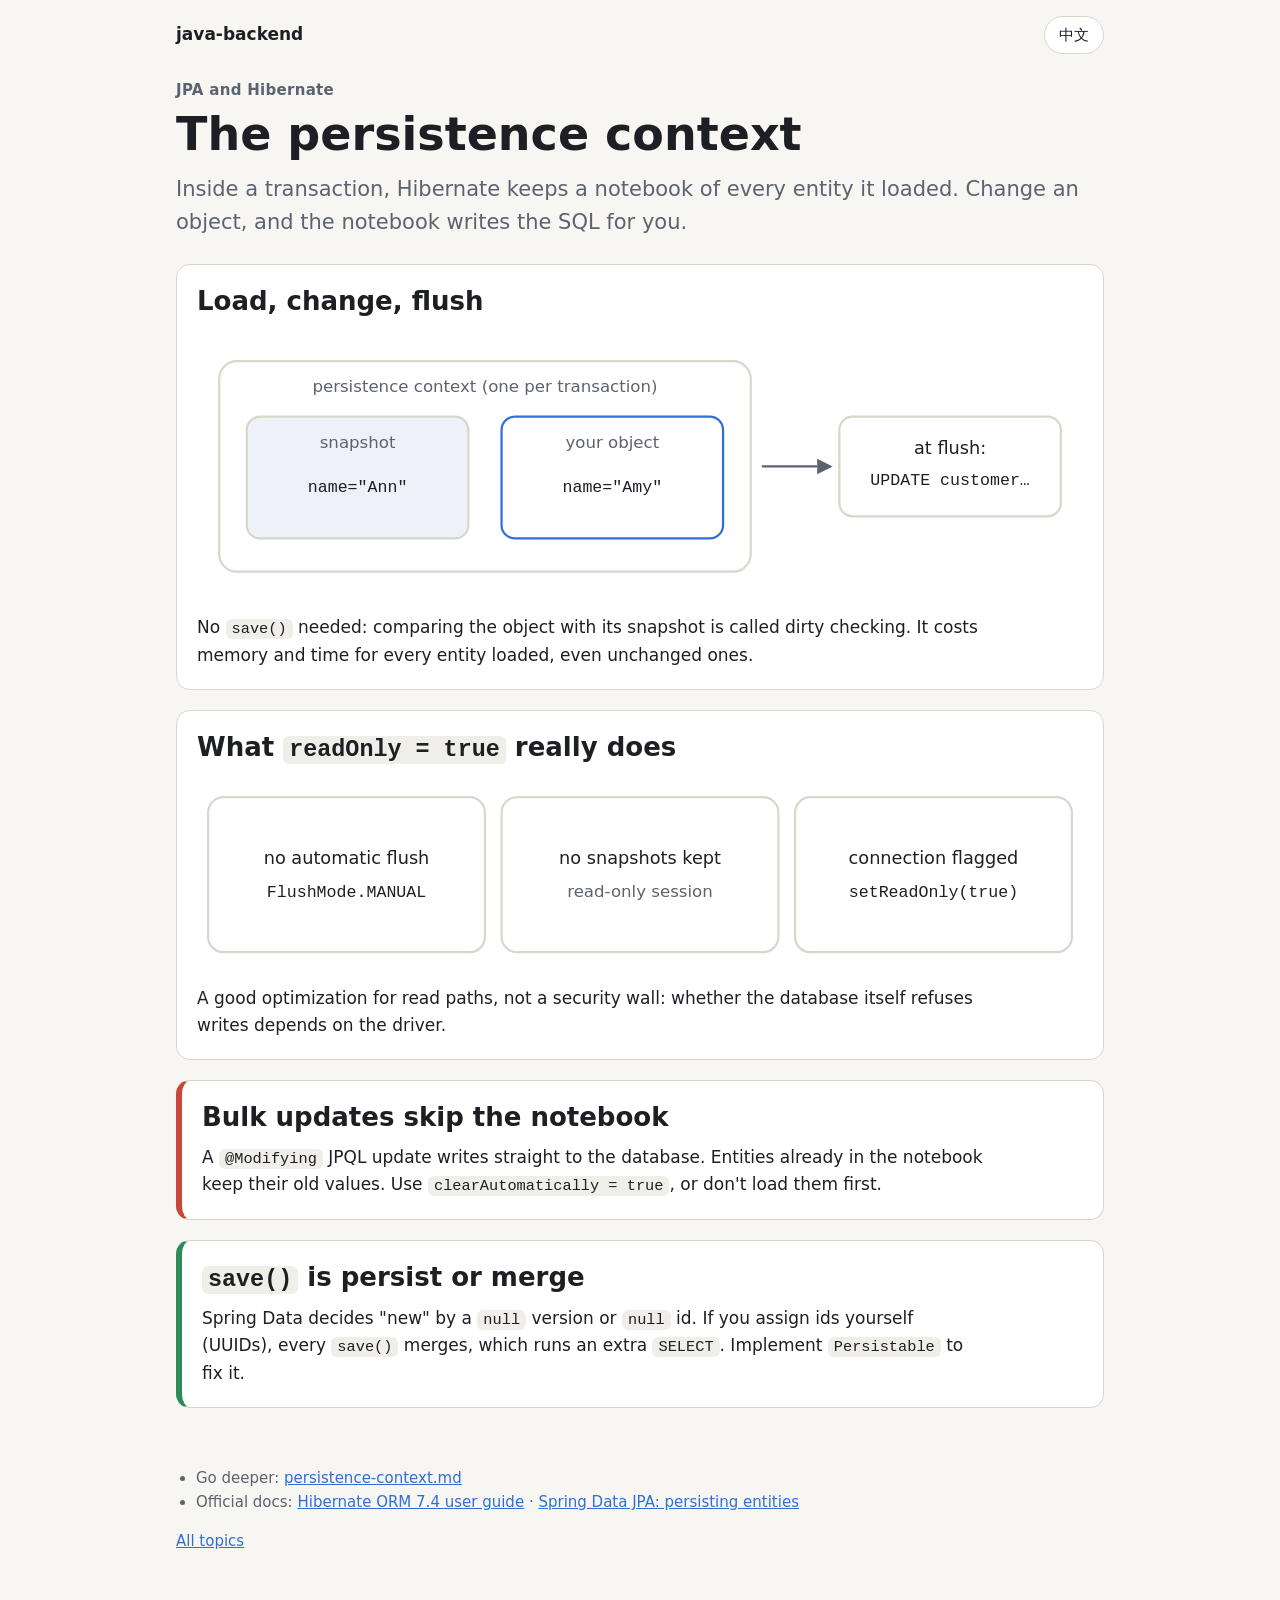
<file: docs/persistence-context.html>
<!doctype html>
<html lang="en">
<head>
<meta charset="utf-8">
<meta name="viewport" content="width=device-width, initial-scale=1">
<title>The Persistence Context</title>
<meta name="description" content="How Hibernate's persistence context turns object changes into SQL, what flush means, and what readOnly really does.">
<link rel="stylesheet" href="assets/eli5.css">
<script src="assets/lang.js"></script>
</head>
<body>
<header class="top">
  <a class="home" href="index.html">java-backend</a>
  <button class="lang-toggle" type="button">中文</button>
</header>

<main>
  <p class="kicker"><span lang="en">JPA and Hibernate</span><span lang="zh-Hant-TW">JPA 與 Hibernate</span></p>
  <h1><span lang="en">The persistence context</span><span lang="zh-Hant-TW">Persistence context</span></h1>
  <p class="lead">
    <span lang="en">Inside a transaction, Hibernate keeps a notebook of every entity it loaded. Change an object, and the notebook writes the SQL for you.</span>
    <span lang="zh-Hant-TW">在交易裡，Hibernate 會把它載入的每個 entity 記在一本筆記本裡。你一改物件，筆記本就幫你寫好 SQL。</span>
  </p>

  <section class="panel">
    <h2><span lang="en">Load, change, flush</span><span lang="zh-Hant-TW">載入、修改、flush</span></h2>
    <figure>
      <svg viewBox="0 0 800 250" role="img" aria-labelledby="pc">
        <title id="pc">Hibernate loads a customer and keeps a snapshot; the code changes the name; at flush Hibernate compares and issues an UPDATE</title>
        <rect class="box" x="20" y="30" width="480" height="190" rx="16"/>
        <text class="t-muted" x="260" y="58" text-anchor="middle" lang="en">persistence context (one per transaction)</text><text class="t-muted" x="260" y="58" text-anchor="middle" lang="zh-Hant-TW">persistence context（每個交易一本）</text>
        <rect class="row" x="45" y="80" width="200" height="110" rx="12"/>
        <text class="t-muted" x="145" y="108" text-anchor="middle" lang="en">snapshot</text><text class="t-muted" x="145" y="108" text-anchor="middle" lang="zh-Hant-TW">快照</text>
        <text class="t-code" x="145" y="148" text-anchor="middle">name="Ann"</text>
        <rect class="box sa" x="275" y="80" width="200" height="110" rx="12"/>
        <text class="t-muted" x="375" y="108" text-anchor="middle" lang="en">your object</text><text class="t-muted" x="375" y="108" text-anchor="middle" lang="zh-Hant-TW">你的物件</text>
        <text class="t-code" x="375" y="148" text-anchor="middle">name="Amy"</text>
        <path class="line" d="M510 125 H560"/><polygon class="fmuted" points="560,118 574,125 560,132"/>
        <rect class="box" x="580" y="80" width="200" height="90" rx="12"/>
        <text class="t-sm" x="680" y="114" text-anchor="middle" lang="en">at flush:</text><text class="t-sm" x="680" y="114" text-anchor="middle" lang="zh-Hant-TW">flush 時：</text>
        <text class="t-code" x="680" y="142" text-anchor="middle">UPDATE customer…</text>
      </svg>
    </figure>
    <p>
      <span lang="en">No <code>save()</code> needed: comparing the object with its snapshot is called dirty checking. It costs memory and time for every entity loaded, even unchanged ones.</span>
      <span lang="zh-Hant-TW">不需要呼叫 <code>save()</code>：把物件和快照比對，就叫 dirty checking。每個載入的 entity 都要花記憶體和時間，就算沒改也一樣。</span>
    </p>
  </section>

  <section class="panel">
    <h2><span lang="en">What <code>readOnly = true</code> really does</span><span lang="zh-Hant-TW"><code>readOnly = true</code> 實際做了什麼</span></h2>
    <figure>
      <svg viewBox="0 0 800 180" role="img" aria-labelledby="ro">
        <title id="ro">readOnly sets flush mode manual, keeps no snapshots, and marks the JDBC connection read-only</title>
        <rect class="box" x="10" y="20" width="250" height="140" rx="14"/>
        <text class="t-sm" x="135" y="80" text-anchor="middle" lang="en">no automatic flush</text><text class="t-sm" x="135" y="80" text-anchor="middle" lang="zh-Hant-TW">不自動 flush</text>
        <text class="t-code" x="135" y="110" text-anchor="middle">FlushMode.MANUAL</text>
        <rect class="box" x="275" y="20" width="250" height="140" rx="14"/>
        <text class="t-sm" x="400" y="80" text-anchor="middle" lang="en">no snapshots kept</text><text class="t-sm" x="400" y="80" text-anchor="middle" lang="zh-Hant-TW">不保留快照</text>
        <text class="t-muted" x="400" y="110" text-anchor="middle" lang="en">read-only session</text><text class="t-muted" x="400" y="110" text-anchor="middle" lang="zh-Hant-TW">唯讀 session</text>
        <rect class="box" x="540" y="20" width="250" height="140" rx="14"/>
        <text class="t-sm" x="665" y="80" text-anchor="middle" lang="en">connection flagged</text><text class="t-sm" x="665" y="80" text-anchor="middle" lang="zh-Hant-TW">連線標成唯讀</text>
        <text class="t-code" x="665" y="110" text-anchor="middle">setReadOnly(true)</text>
      </svg>
    </figure>
    <p>
      <span lang="en">A good optimization for read paths, not a security wall: whether the database itself refuses writes depends on the driver.</span>
      <span lang="zh-Hant-TW">對讀取路徑是很好的優化，但不是安全防線：資料庫本身會不會拒絕寫入，要看 driver。</span>
    </p>
  </section>

  <section class="panel trap">
    <h2><span lang="en">Bulk updates skip the notebook</span><span lang="zh-Hant-TW">批次更新會繞過筆記本</span></h2>
    <p>
      <span lang="en">A <code>@Modifying</code> JPQL update writes straight to the database. Entities already in the notebook keep their old values. Use <code>clearAutomatically = true</code>, or don't load them first.</span>
      <span lang="zh-Hant-TW"><code>@Modifying</code> 的 JPQL update 會直接寫進資料庫，已經記在筆記本裡的 entity 還是舊值。請用 <code>clearAutomatically = true</code>，或者不要先把它們載入。</span>
    </p>
  </section>

  <section class="panel fix">
    <h2><span lang="en"><code>save()</code> is persist or merge</span><span lang="zh-Hant-TW"><code>save()</code> 其實是 persist 或 merge</span></h2>
    <p>
      <span lang="en">Spring Data decides "new" by a <code>null</code> version or <code>null</code> id. If you assign ids yourself (UUIDs), every <code>save()</code> merges, which runs an extra <code>SELECT</code>. Implement <code>Persistable</code> to fix it.</span>
      <span lang="zh-Hant-TW">Spring Data 用 version 或 id 是不是 <code>null</code> 來判斷「新的」。如果 id 是你自己給的（例如 UUID），每次 <code>save()</code> 都會走 merge，多跑一次 <code>SELECT</code>。實作 <code>Persistable</code> 就能解決。</span>
    </p>
  </section>
</main>

<footer>
  <ul>
    <li><span lang="en">Go deeper:</span><span lang="zh-Hant-TW">深入閱讀：</span> <a href="https://github.com/xinqilin/java-backend-skills/blob/master/plugins/java-backend/skills/jpa-hibernate/references/persistence-context.md">persistence-context.md</a></li>
    <li><span lang="en">Official docs:</span><span lang="zh-Hant-TW">官方文件：</span> <a href="https://docs.hibernate.org/orm/7.4/userguide/html_single/">Hibernate ORM 7.4 user guide</a> · <a href="https://docs.spring.io/spring-data/jpa/reference/jpa/entity-persistence.html">Spring Data JPA: persisting entities</a></li>
  </ul>
  <p><a href="index.html"><span lang="en">All topics</span><span lang="zh-Hant-TW">所有主題</span></a></p>
</footer>
</body>
</html>
</file>
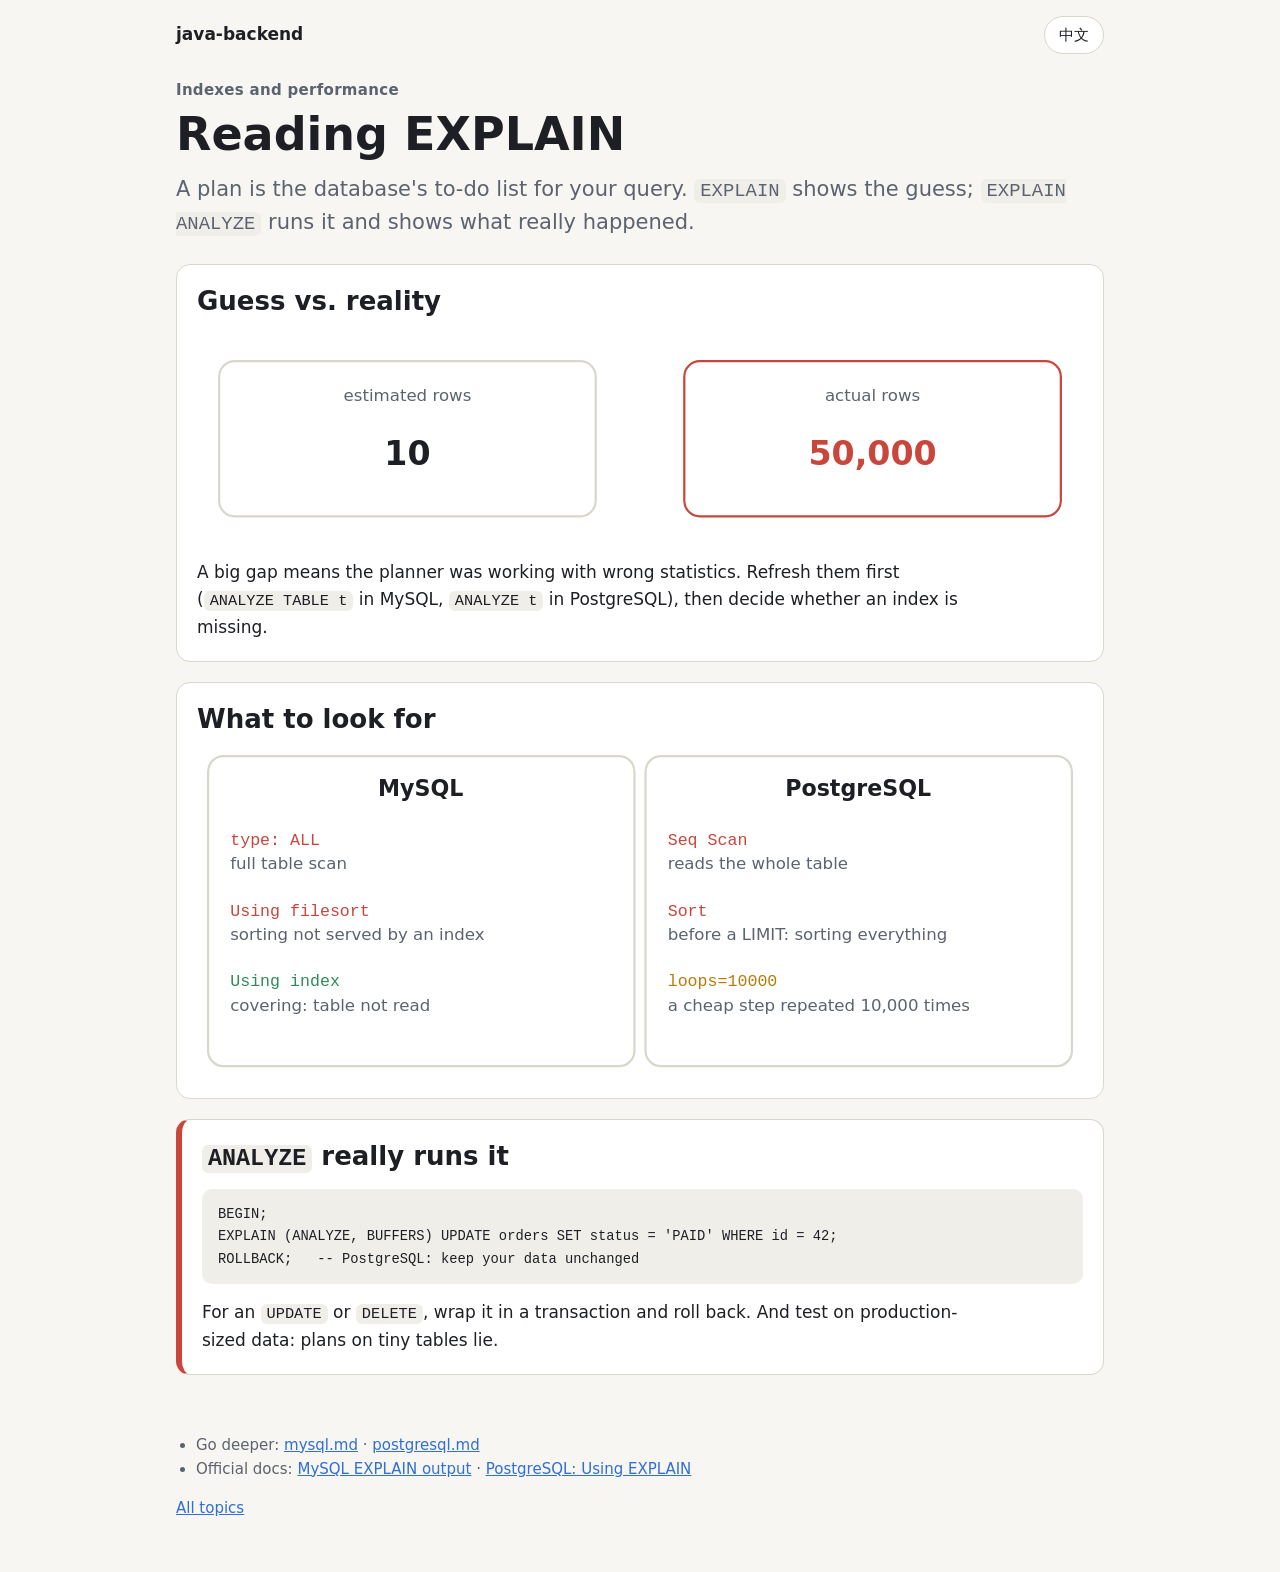
<file: docs/reading-explain.html>
<!doctype html>
<html lang="en">
<head>
<meta charset="utf-8">
<meta name="viewport" content="width=device-width, initial-scale=1">
<title>Reading EXPLAIN</title>
<meta name="description" content="How to read a query plan in MySQL and PostgreSQL: estimated versus actual rows, scans, sorts, and loops.">
<link rel="stylesheet" href="assets/eli5.css">
<script src="assets/lang.js"></script>
</head>
<body>
<header class="top">
  <a class="home" href="index.html">java-backend</a>
  <button class="lang-toggle" type="button">中文</button>
</header>

<main>
  <p class="kicker"><span lang="en">Indexes and performance</span><span lang="zh-Hant-TW">Index 與效能</span></p>
  <h1><span lang="en">Reading EXPLAIN</span><span lang="zh-Hant-TW">看懂 EXPLAIN</span></h1>
  <p class="lead">
    <span lang="en">A plan is the database's to-do list for your query. <code>EXPLAIN</code> shows the guess; <code>EXPLAIN ANALYZE</code> runs it and shows what really happened.</span>
    <span lang="zh-Hant-TW">執行計畫就是資料庫處理這個查詢的待辦清單。<code>EXPLAIN</code> 給你它的猜測；<code>EXPLAIN ANALYZE</code> 會真的執行，告訴你實際發生了什麼。</span>
  </p>

  <section class="panel">
    <h2><span lang="en">Guess vs. reality</span><span lang="zh-Hant-TW">猜測與實際</span></h2>
    <figure>
      <svg viewBox="0 0 800 200" role="img" aria-labelledby="est">
        <title id="est">The planner estimated 10 rows but the query actually produced 50,000, a sign of stale statistics</title>
        <rect class="box" x="20" y="30" width="340" height="140" rx="14"/>
        <text class="t-muted" x="190" y="66" text-anchor="middle" lang="en">estimated rows</text><text class="t-muted" x="190" y="66" text-anchor="middle" lang="zh-Hant-TW">預估筆數</text>
        <text class="t-big" x="190" y="124" text-anchor="middle">10</text>
        <rect class="box sbad" x="440" y="30" width="340" height="140" rx="14"/>
        <text class="t-muted" x="610" y="66" text-anchor="middle" lang="en">actual rows</text><text class="t-muted" x="610" y="66" text-anchor="middle" lang="zh-Hant-TW">實際筆數</text>
        <text class="t-big fbad" x="610" y="124" text-anchor="middle">50,000</text>
      </svg>
    </figure>
    <p>
      <span lang="en">A big gap means the planner was working with wrong statistics. Refresh them first (<code>ANALYZE TABLE t</code> in MySQL, <code>ANALYZE t</code> in PostgreSQL), then decide whether an index is missing.</span>
      <span lang="zh-Hant-TW">差距很大，代表規劃器用的統計資料是錯的。先更新統計（MySQL 用 <code>ANALYZE TABLE t</code>，PostgreSQL 用 <code>ANALYZE t</code>），再判斷是不是少了 index。</span>
    </p>
  </section>

  <section class="panel">
    <h2><span lang="en">What to look for</span><span lang="zh-Hant-TW">該看哪些地方</span></h2>
    <figure>
      <svg viewBox="0 0 800 300" role="img" aria-labelledby="look">
        <title id="look">Warning signs in MySQL and PostgreSQL plans</title>
        <rect class="box" x="10" y="10" width="385" height="280" rx="14"/>
        <rect class="box" x="405" y="10" width="385" height="280" rx="14"/>
        <text class="t" x="202" y="46" text-anchor="middle">MySQL</text>
        <text class="t" x="597" y="46" text-anchor="middle">PostgreSQL</text>
        <text class="t-code fbad" x="30" y="90">type: ALL</text>
        <text class="t-muted" x="30" y="112" lang="en">full table scan</text><text class="t-muted" x="30" y="112" lang="zh-Hant-TW">全表掃描</text>
        <text class="t-code fbad" x="30" y="154">Using filesort</text>
        <text class="t-muted" x="30" y="176" lang="en">sorting not served by an index</text><text class="t-muted" x="30" y="176" lang="zh-Hant-TW">排序沒有用到 index</text>
        <text class="t-code fok" x="30" y="218">Using index</text>
        <text class="t-muted" x="30" y="240" lang="en">covering: table not read</text><text class="t-muted" x="30" y="240" lang="zh-Hant-TW">covering：不用讀表</text>
        <text class="t-code fbad" x="425" y="90">Seq Scan</text>
        <text class="t-muted" x="425" y="112" lang="en">reads the whole table</text><text class="t-muted" x="425" y="112" lang="zh-Hant-TW">讀整張表</text>
        <text class="t-code fbad" x="425" y="154">Sort</text>
        <text class="t-muted" x="425" y="176" lang="en">before a LIMIT: sorting everything</text><text class="t-muted" x="425" y="176" lang="zh-Hant-TW">出現在 LIMIT 前：全部排序</text>
        <text class="t-code fwarn" x="425" y="218">loops=10000</text>
        <text class="t-muted" x="425" y="240" lang="en">a cheap step repeated 10,000 times</text><text class="t-muted" x="425" y="240" lang="zh-Hant-TW">便宜的步驟被重複一萬次</text>
      </svg>
    </figure>
  </section>

  <section class="panel trap">
    <h2><span lang="en"><code>ANALYZE</code> really runs it</span><span lang="zh-Hant-TW"><code>ANALYZE</code> 會真的執行</span></h2>
<pre><code>BEGIN;
EXPLAIN (ANALYZE, BUFFERS) UPDATE orders SET status = 'PAID' WHERE id = 42;
ROLLBACK;   -- PostgreSQL: keep your data unchanged</code></pre>
    <p>
      <span lang="en">For an <code>UPDATE</code> or <code>DELETE</code>, wrap it in a transaction and roll back. And test on production-sized data: plans on tiny tables lie.</span>
      <span lang="zh-Hant-TW">對 <code>UPDATE</code> 或 <code>DELETE</code> 要包在交易裡再 rollback。也要在接近正式環境大小的資料上測：小表的執行計畫不準。</span>
    </p>
  </section>
</main>

<footer>
  <ul>
    <li><span lang="en">Go deeper:</span><span lang="zh-Hant-TW">深入閱讀：</span> <a href="https://github.com/xinqilin/java-backend-skills/blob/master/plugins/java-backend/skills/sql-performance/references/mysql.md">mysql.md</a> · <a href="https://github.com/xinqilin/java-backend-skills/blob/master/plugins/java-backend/skills/sql-performance/references/postgresql.md">postgresql.md</a></li>
    <li><span lang="en">Official docs:</span><span lang="zh-Hant-TW">官方文件：</span> <a href="https://dev.mysql.com/doc/refman/8.4/en/explain-output.html">MySQL EXPLAIN output</a> · <a href="https://www.postgresql.org/docs/current/using-explain.html">PostgreSQL: Using EXPLAIN</a></li>
  </ul>
  <p><a href="index.html"><span lang="en">All topics</span><span lang="zh-Hant-TW">所有主題</span></a></p>
</footer>
</body>
</html>
</file>
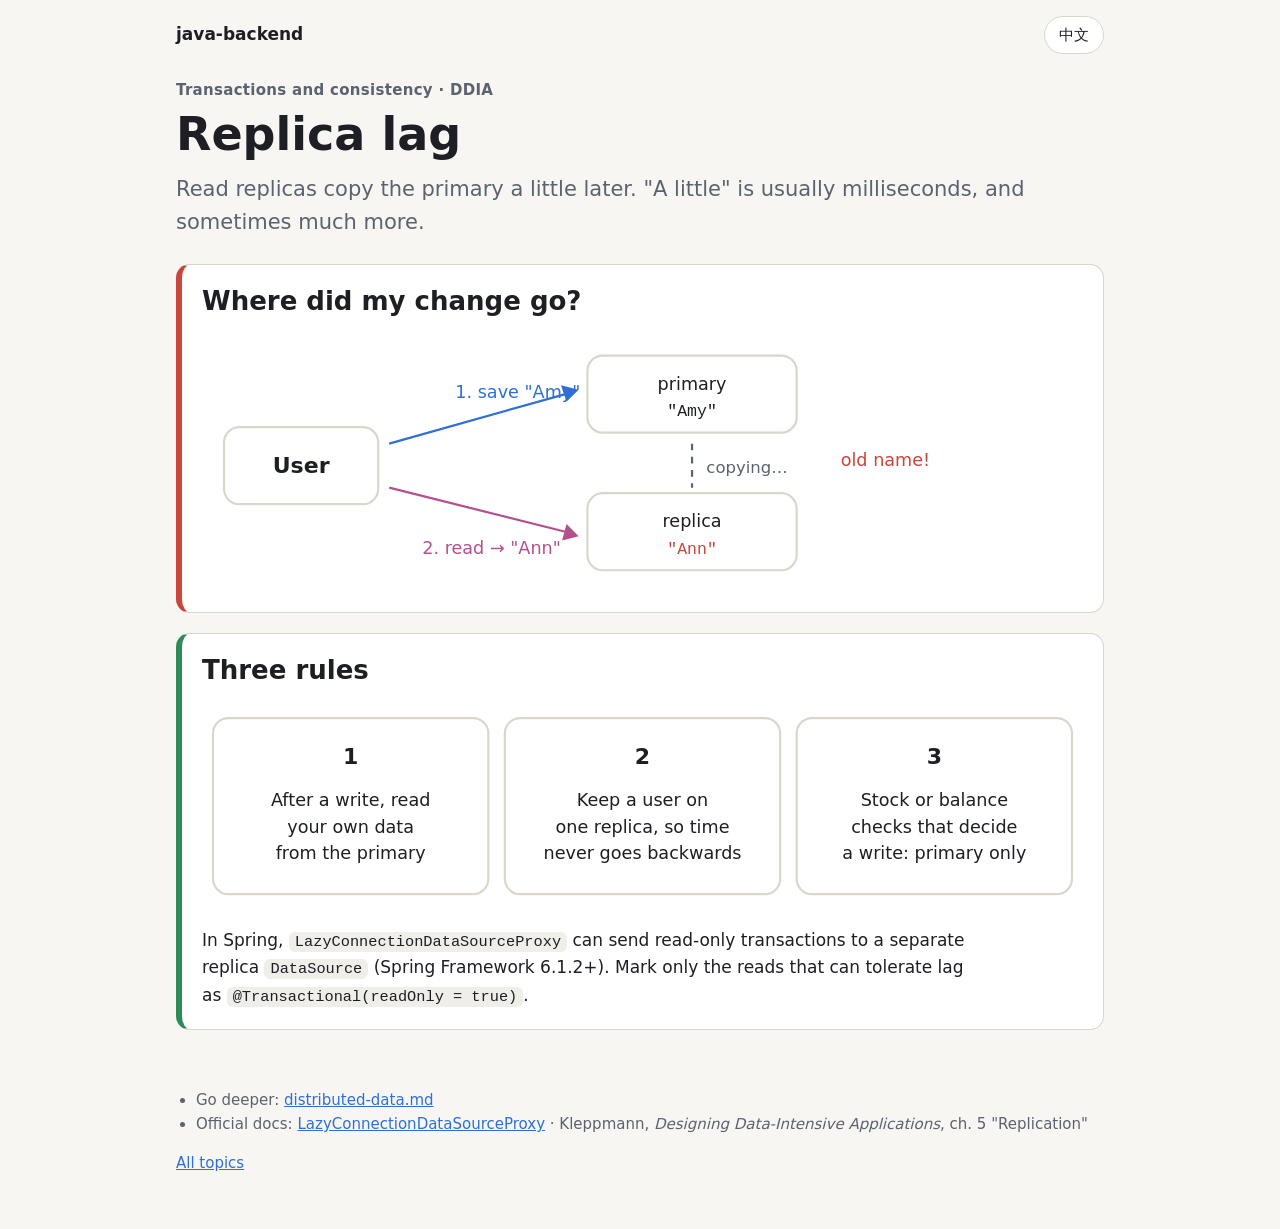
<file: docs/replica-lag.html>
<!doctype html>
<html lang="en">
<head>
<meta charset="utf-8">
<meta name="viewport" content="width=device-width, initial-scale=1">
<title>Replica Lag</title>
<meta name="description" content="Why reads from an asynchronous replica can miss your own write, and how to route reads safely in Spring.">
<link rel="stylesheet" href="assets/eli5.css">
<script src="assets/lang.js"></script>
</head>
<body>
<header class="top">
  <a class="home" href="index.html">java-backend</a>
  <button class="lang-toggle" type="button">中文</button>
</header>

<main>
  <p class="kicker"><span lang="en">Transactions and consistency · DDIA</span><span lang="zh-Hant-TW">交易與一致性 · DDIA</span></p>
  <h1><span lang="en">Replica lag</span><span lang="zh-Hant-TW">Replica 延遲</span></h1>
  <p class="lead">
    <span lang="en">Read replicas copy the primary a little later. "A little" is usually milliseconds, and sometimes much more.</span>
    <span lang="zh-Hant-TW">Read replica 會晚一點才複製到主資料庫的內容。「晚一點」通常是幾毫秒，有時候會久得多。</span>
  </p>

  <section class="panel trap">
    <h2><span lang="en">Where did my change go?</span><span lang="zh-Hant-TW">我剛改的資料呢？</span></h2>
    <figure>
      <svg viewBox="0 0 800 240" role="img" aria-labelledby="lag">
        <title id="lag">The user saves a new name to the primary, then reads from a replica that hasn't received it yet and sees the old name</title>
        <rect class="box" x="20" y="90" width="140" height="70" rx="14"/>
        <text class="t" x="90" y="132" text-anchor="middle" lang="en">User</text><text class="t" x="90" y="132" text-anchor="middle" lang="zh-Hant-TW">使用者</text>
        <path class="line sa" d="M170 105 L330 60"/><polygon class="fa" points="326,52 342,56 331,67"/>
        <text class="t-sm fa" x="230" y="64" lang="en">1. save "Amy"</text><text class="t-sm fa" x="230" y="64" lang="zh-Hant-TW">1. 存成 "Amy"</text>
        <rect class="box" x="350" y="25" width="190" height="70" rx="14"/>
        <text class="t-sm" x="445" y="56" text-anchor="middle" lang="en">primary</text><text class="t-sm" x="445" y="56" text-anchor="middle" lang="zh-Hant-TW">主資料庫</text>
        <text class="t-code" x="445" y="80" text-anchor="middle">"Amy"</text>
        <path class="dash" d="M445 105 V145"/>
        <text class="t-muted" x="458" y="132" lang="en">copying…</text><text class="t-muted" x="458" y="132" lang="zh-Hant-TW">複製中…</text>
        <rect class="box" x="350" y="150" width="190" height="70" rx="14"/>
        <text class="t-sm" x="445" y="181" text-anchor="middle" lang="en">replica</text><text class="t-sm" x="445" y="181" text-anchor="middle" lang="zh-Hant-TW">replica</text>
        <text class="t-code fbad" x="445" y="205" text-anchor="middle">"Ann"</text>
        <path class="line sb" d="M170 145 L330 185"/><polygon class="fb" points="327,193 342,189 331,178"/>
        <text class="t-sm fb" x="200" y="205" lang="en">2. read → "Ann"</text><text class="t-sm fb" x="200" y="205" lang="zh-Hant-TW">2. 讀到 "Ann"</text>
        <text class="t-sm fbad" x="580" y="125" lang="en">old name!</text><text class="t-sm fbad" x="580" y="125" lang="zh-Hant-TW">還是舊名字！</text>
      </svg>
    </figure>
  </section>

  <section class="panel fix">
    <h2><span lang="en">Three rules</span><span lang="zh-Hant-TW">三條規則</span></h2>
    <figure>
      <svg viewBox="0 0 800 200" role="img" aria-labelledby="rules">
        <title id="rules">Read your own writes from the primary; keep a user on one replica; never use a replica for reads that decide a write</title>
        <rect class="box" x="10" y="20" width="250" height="160" rx="14"/>
        <text class="t" x="135" y="62" text-anchor="middle">1</text>
        <text class="t-sm" x="135" y="100" text-anchor="middle" lang="en">After a write, read</text><text class="t-sm" x="135" y="100" text-anchor="middle" lang="zh-Hant-TW">剛寫完的人</text>
        <text class="t-sm" x="135" y="124" text-anchor="middle" lang="en">your own data</text><text class="t-sm" x="135" y="124" text-anchor="middle" lang="zh-Hant-TW">讀自己的資料</text>
        <text class="t-sm" x="135" y="148" text-anchor="middle" lang="en">from the primary</text><text class="t-sm" x="135" y="148" text-anchor="middle" lang="zh-Hant-TW">要讀主資料庫</text>
        <rect class="box" x="275" y="20" width="250" height="160" rx="14"/>
        <text class="t" x="400" y="62" text-anchor="middle">2</text>
        <text class="t-sm" x="400" y="100" text-anchor="middle" lang="en">Keep a user on</text><text class="t-sm" x="400" y="100" text-anchor="middle" lang="zh-Hant-TW">讓同一個使用者</text>
        <text class="t-sm" x="400" y="124" text-anchor="middle" lang="en">one replica, so time</text><text class="t-sm" x="400" y="124" text-anchor="middle" lang="zh-Hant-TW">固定讀同一台，</text>
        <text class="t-sm" x="400" y="148" text-anchor="middle" lang="en">never goes backwards</text><text class="t-sm" x="400" y="148" text-anchor="middle" lang="zh-Hant-TW">資料才不會倒退</text>
        <rect class="box" x="540" y="20" width="250" height="160" rx="14"/>
        <text class="t" x="665" y="62" text-anchor="middle">3</text>
        <text class="t-sm" x="665" y="100" text-anchor="middle" lang="en">Stock or balance</text><text class="t-sm" x="665" y="100" text-anchor="middle" lang="zh-Hant-TW">會影響寫入決定的</text>
        <text class="t-sm" x="665" y="124" text-anchor="middle" lang="en">checks that decide</text><text class="t-sm" x="665" y="124" text-anchor="middle" lang="zh-Hant-TW">庫存或餘額檢查，</text>
        <text class="t-sm" x="665" y="148" text-anchor="middle" lang="en">a write: primary only</text><text class="t-sm" x="665" y="148" text-anchor="middle" lang="zh-Hant-TW">只能讀主資料庫</text>
      </svg>
    </figure>
    <p>
      <span lang="en">In Spring, <code>LazyConnectionDataSourceProxy</code> can send read-only transactions to a separate replica <code>DataSource</code> (Spring Framework 6.1.2+). Mark only the reads that can tolerate lag as <code>@Transactional(readOnly = true)</code>.</span>
      <span lang="zh-Hant-TW">在 Spring 裡，<code>LazyConnectionDataSourceProxy</code> 可以把唯讀交易導到另一個 replica <code>DataSource</code>（Spring Framework 6.1.2 以上）。只有能容忍延遲的讀取，才標成 <code>@Transactional(readOnly = true)</code>。</span>
    </p>
  </section>
</main>

<footer>
  <ul>
    <li><span lang="en">Go deeper:</span><span lang="zh-Hant-TW">深入閱讀：</span> <a href="https://github.com/xinqilin/java-backend-skills/blob/master/plugins/java-backend/skills/transactions-consistency/references/distributed-data.md">distributed-data.md</a></li>
    <li><span lang="en">Official docs:</span><span lang="zh-Hant-TW">官方文件：</span> <a href="https://docs.spring.io/spring-framework/docs/current/javadoc-api/org/springframework/jdbc/datasource/LazyConnectionDataSourceProxy.html">LazyConnectionDataSourceProxy</a> · Kleppmann, <cite>Designing Data-Intensive Applications</cite>, ch. 5 "Replication"</li>
  </ul>
  <p><a href="index.html"><span lang="en">All topics</span><span lang="zh-Hant-TW">所有主題</span></a></p>
</footer>
</body>
</html>
</file>
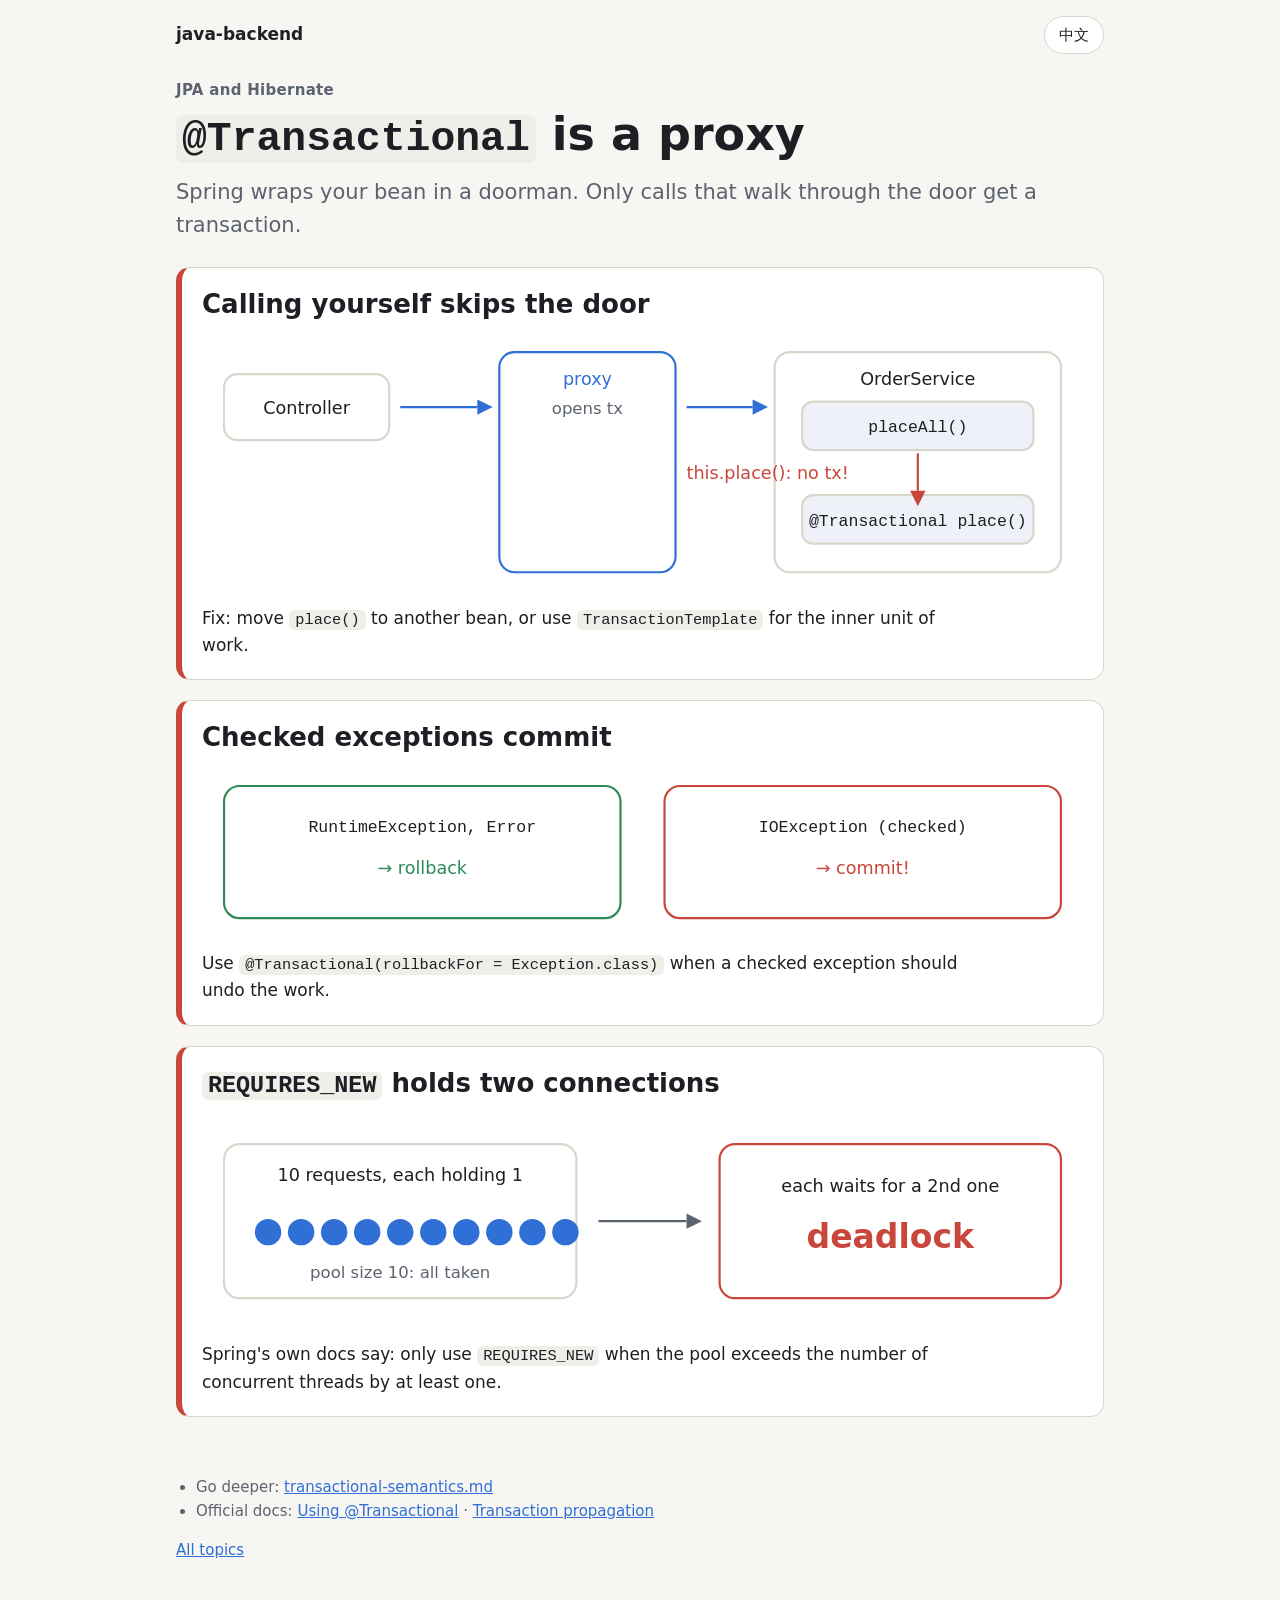
<file: docs/transactional-proxy.html>
<!doctype html>
<html lang="en">
<head>
<meta charset="utf-8">
<meta name="viewport" content="width=device-width, initial-scale=1">
<title>@Transactional Is a Proxy</title>
<meta name="description" content="Why @Transactional silently does nothing on self-invocation, why checked exceptions commit, and why REQUIRES_NEW can exhaust the pool.">
<link rel="stylesheet" href="assets/eli5.css">
<script src="assets/lang.js"></script>
</head>
<body>
<header class="top">
  <a class="home" href="index.html">java-backend</a>
  <button class="lang-toggle" type="button">中文</button>
</header>

<main>
  <p class="kicker"><span lang="en">JPA and Hibernate</span><span lang="zh-Hant-TW">JPA 與 Hibernate</span></p>
  <h1><span lang="en"><code>@Transactional</code> is a proxy</span><span lang="zh-Hant-TW"><code>@Transactional</code> 是一層 proxy</span></h1>
  <p class="lead">
    <span lang="en">Spring wraps your bean in a doorman. Only calls that walk through the door get a transaction.</span>
    <span lang="zh-Hant-TW">Spring 會在你的 bean 外面包一個門衛。只有從門口走進來的呼叫，才會開交易。</span>
  </p>

  <section class="panel trap">
    <h2><span lang="en">Calling yourself skips the door</span><span lang="zh-Hant-TW">自己呼叫自己，就繞過了門衛</span></h2>
    <figure>
      <svg viewBox="0 0 800 240" role="img" aria-labelledby="self">
        <title id="self">A call from a controller goes through the proxy and gets a transaction; a call from inside the same bean bypasses the proxy and gets none</title>
        <rect class="box" x="20" y="40" width="150" height="60" rx="12"/>
        <text class="t-sm" x="95" y="76" text-anchor="middle">Controller</text>
        <path class="line sa" d="M180 70 H250"/><polygon class="fa" points="250,63 264,70 250,77"/>
        <rect class="box sa" x="270" y="20" width="160" height="200" rx="14"/>
        <text class="t-sm fa" x="350" y="50" text-anchor="middle" lang="en">proxy</text><text class="t-sm fa" x="350" y="50" text-anchor="middle" lang="zh-Hant-TW">proxy（門衛）</text>
        <text class="t-muted" x="350" y="76" text-anchor="middle" lang="en">opens tx</text><text class="t-muted" x="350" y="76" text-anchor="middle" lang="zh-Hant-TW">開啟交易</text>
        <path class="line sa" d="M440 70 H500"/><polygon class="fa" points="500,63 514,70 500,77"/>
        <rect class="box" x="520" y="20" width="260" height="200" rx="14"/>
        <text class="t-sm" x="650" y="50" text-anchor="middle">OrderService</text>
        <rect class="row" x="545" y="65" width="210" height="44" rx="10"/><text class="t-code" x="650" y="93" text-anchor="middle">placeAll()</text>
        <rect class="row" x="545" y="150" width="210" height="44" rx="10"/><text class="t-code" x="650" y="178" text-anchor="middle">@Transactional place()</text>
        <path class="line sbad" d="M650 112 V146"/><polygon class="fbad" points="643,146 650,160 657,146"/>
        <text class="t-sm fbad" x="440" y="135" lang="en">this.place(): no tx!</text><text class="t-sm fbad" x="440" y="135" lang="zh-Hant-TW">this.place()：沒有交易！</text>
      </svg>
    </figure>
    <p>
      <span lang="en">Fix: move <code>place()</code> to another bean, or use <code>TransactionTemplate</code> for the inner unit of work.</span>
      <span lang="zh-Hant-TW">解法：把 <code>place()</code> 移到另一個 bean，或用 <code>TransactionTemplate</code> 包住裡面那段工作。</span>
    </p>
  </section>

  <section class="panel trap">
    <h2><span lang="en">Checked exceptions commit</span><span lang="zh-Hant-TW">Checked exception 會 commit</span></h2>
    <figure>
      <svg viewBox="0 0 800 160" role="img" aria-labelledby="rb">
        <title id="rb">RuntimeException and Error roll back by default; a checked exception such as IOException commits</title>
        <rect class="box sok" x="20" y="20" width="360" height="120" rx="14"/>
        <text class="t-code" x="200" y="62" text-anchor="middle">RuntimeException, Error</text>
        <text class="t-sm fok" x="200" y="100" text-anchor="middle" lang="en">→ rollback</text><text class="t-sm fok" x="200" y="100" text-anchor="middle" lang="zh-Hant-TW">→ rollback</text>
        <rect class="box sbad" x="420" y="20" width="360" height="120" rx="14"/>
        <text class="t-code" x="600" y="62" text-anchor="middle">IOException (checked)</text>
        <text class="t-sm fbad" x="600" y="100" text-anchor="middle" lang="en">→ commit!</text><text class="t-sm fbad" x="600" y="100" text-anchor="middle" lang="zh-Hant-TW">→ commit！</text>
      </svg>
    </figure>
    <p>
      <span lang="en">Use <code>@Transactional(rollbackFor = Exception.class)</code> when a checked exception should undo the work.</span>
      <span lang="zh-Hant-TW">如果 checked exception 也該撤銷這次的工作，請用 <code>@Transactional(rollbackFor = Exception.class)</code>。</span>
    </p>
  </section>

  <section class="panel trap">
    <h2><span lang="en"><code>REQUIRES_NEW</code> holds two connections</span><span lang="zh-Hant-TW"><code>REQUIRES_NEW</code> 會同時拿兩條連線</span></h2>
    <figure>
      <svg viewBox="0 0 800 200" role="img" aria-labelledby="rn">
        <title id="rn">Each request holds its outer connection while waiting for a second one; with a pool of 10 and 10 requests, everyone waits forever</title>
        <rect class="box" x="20" y="30" width="320" height="140" rx="14"/>
        <text class="t-sm" x="180" y="64" text-anchor="middle" lang="en">10 requests, each holding 1</text><text class="t-sm" x="180" y="64" text-anchor="middle" lang="zh-Hant-TW">10 個請求，各持有 1 條</text>
        <g>
          <circle class="fa" cx="60" cy="110" r="12"/><circle class="fa" cx="90" cy="110" r="12"/><circle class="fa" cx="120" cy="110" r="12"/><circle class="fa" cx="150" cy="110" r="12"/><circle class="fa" cx="180" cy="110" r="12"/>
          <circle class="fa" cx="210" cy="110" r="12"/><circle class="fa" cx="240" cy="110" r="12"/><circle class="fa" cx="270" cy="110" r="12"/><circle class="fa" cx="300" cy="110" r="12"/><circle class="fa" cx="330" cy="110" r="12"/>
        </g>
        <text class="t-muted" x="180" y="152" text-anchor="middle" lang="en">pool size 10: all taken</text><text class="t-muted" x="180" y="152" text-anchor="middle" lang="zh-Hant-TW">pool 大小 10：全被拿走</text>
        <path class="line" d="M360 100 H440"/><polygon class="fmuted" points="440,93 454,100 440,107"/>
        <rect class="box sbad" x="470" y="30" width="310" height="140" rx="14"/>
        <text class="t-sm" x="625" y="74" text-anchor="middle" lang="en">each waits for a 2nd one</text><text class="t-sm" x="625" y="74" text-anchor="middle" lang="zh-Hant-TW">每個都在等第 2 條</text>
        <text class="t-big fbad" x="625" y="124" text-anchor="middle" lang="en">deadlock</text><text class="t-big fbad" x="625" y="124" text-anchor="middle" lang="zh-Hant-TW">死結</text>
      </svg>
    </figure>
    <p>
      <span lang="en">Spring's own docs say: only use <code>REQUIRES_NEW</code> when the pool exceeds the number of concurrent threads by at least one.</span>
      <span lang="zh-Hant-TW">Spring 官方文件說：只有在 pool 大小至少比同時執行的 thread 數多 1 的時候，才使用 <code>REQUIRES_NEW</code>。</span>
    </p>
  </section>
</main>

<footer>
  <ul>
    <li><span lang="en">Go deeper:</span><span lang="zh-Hant-TW">深入閱讀：</span> <a href="https://github.com/xinqilin/java-backend-skills/blob/master/plugins/java-backend/skills/jpa-hibernate/references/transactional-semantics.md">transactional-semantics.md</a></li>
    <li><span lang="en">Official docs:</span><span lang="zh-Hant-TW">官方文件：</span> <a href="https://docs.spring.io/spring-framework/reference/data-access/transaction/declarative/annotations.html">Using @Transactional</a> · <a href="https://docs.spring.io/spring-framework/reference/data-access/transaction/declarative/tx-propagation.html">Transaction propagation</a></li>
  </ul>
  <p><a href="index.html"><span lang="en">All topics</span><span lang="zh-Hant-TW">所有主題</span></a></p>
</footer>
</body>
</html>
</file>
<file: docs/assets/eli5.css>
/* java-backend ELI5 explainers: shared styles. Light and dark themes, bilingual (en / zh-Hant-TW). */

:root {
  --bg: #f7f6f2;
  --surface: #ffffff;
  --text: #1d1f24;
  --muted: #5c6370;
  --line: #d9d6cc;
  --row: #eef2f8;
  --accent: #2f6fd6;
  --a: #2f6fd6;        /* transaction A */
  --b: #b4508d;        /* transaction B */
  --ok: #2e8b57;
  --bad: #c8463b;
  --warn: #b97a0c;
  --code-bg: #f0eee8;
  --radius: 14px;
  color-scheme: light;
}

@media (prefers-color-scheme: dark) {
  :root:not([data-theme="light"]) {
    --bg: #15171c;
    --surface: #1d2027;
    --text: #e8e6e1;
    --muted: #a3a8b3;
    --line: #363a46;
    --row: #252a33;
    --accent: #7aa7ff;
    --a: #7aa7ff;
    --b: #e58ac1;
    --ok: #5cc48a;
    --bad: #ff7b6e;
    --warn: #f2b84b;
    --code-bg: #262a32;
    color-scheme: dark;
  }
}

:root[data-theme="dark"] {
  --bg: #15171c;
  --surface: #1d2027;
  --text: #e8e6e1;
  --muted: #a3a8b3;
  --line: #363a46;
  --row: #252a33;
  --accent: #7aa7ff;
  --a: #7aa7ff;
  --b: #e58ac1;
  --ok: #5cc48a;
  --bad: #ff7b6e;
  --warn: #f2b84b;
  --code-bg: #262a32;
  color-scheme: dark;
}

* { box-sizing: border-box; }

html { -webkit-text-size-adjust: 100%; }

body {
  margin: 0;
  background: var(--bg);
  color: var(--text);
  font: 17px/1.6 system-ui, -apple-system, "Segoe UI", "Noto Sans TC", "PingFang TC", "Microsoft JhengHei", sans-serif;
}

/* Language switching: one language is visible at a time. The head script sets data-lang before render. */
html:not([data-lang="zh"]) body [lang="zh-Hant-TW"],
html[data-lang="zh"] body [lang="en"] {
  display: none !important;
}

a { color: var(--accent); }
a:focus-visible, button:focus-visible { outline: 3px solid var(--accent); outline-offset: 2px; }

.top {
  display: flex;
  align-items: center;
  justify-content: space-between;
  gap: 12px;
  max-width: 960px;
  margin: 0 auto;
  padding: 16px;
}

.home {
  font-weight: 700;
  text-decoration: none;
  color: var(--text);
}

.lang-toggle {
  border: 1px solid var(--line);
  background: var(--surface);
  color: var(--text);
  border-radius: 999px;
  padding: 6px 14px;
  font: inherit;
  font-size: 15px;
  cursor: pointer;
}

main {
  max-width: 960px;
  margin: 0 auto;
  padding: 0 16px 32px;
}

.kicker {
  margin: 8px 0 0;
  color: var(--muted);
  font-size: 15px;
  font-weight: 600;
  letter-spacing: 0.02em;
}

h1 {
  font-size: clamp(30px, 6vw, 46px);
  line-height: 1.15;
  margin: 6px 0 12px;
}

h2 {
  font-size: clamp(21px, 3.6vw, 26px);
  line-height: 1.25;
  margin: 0 0 10px;
}

.lead {
  font-size: clamp(18px, 2.6vw, 21px);
  color: var(--muted);
  margin: 0 0 24px;
  max-width: 46em;
}

.panel {
  background: var(--surface);
  border: 1px solid var(--line);
  border-radius: var(--radius);
  padding: 20px;
  margin: 0 0 20px;
}

.panel p { margin: 10px 0 0; max-width: 46em; }

.panel.fix { border-left: 6px solid var(--ok); }
.panel.trap { border-left: 6px solid var(--bad); }

figure { margin: 0; }

figure svg {
  display: block;
  width: 100%;
  height: auto;
}

figcaption {
  color: var(--muted);
  font-size: 15px;
  margin-top: 8px;
}

code, pre {
  font-family: ui-monospace, "SF Mono", Menlo, Consolas, monospace;
  font-size: 0.9em;
}

code {
  background: var(--code-bg);
  padding: 1px 6px;
  border-radius: 6px;
}

pre {
  background: var(--code-bg);
  padding: 14px 16px;
  border-radius: 10px;
  overflow-x: auto;
  line-height: 1.45;
}

pre code { background: none; padding: 0; }

.cards {
  display: grid;
  grid-template-columns: repeat(auto-fill, minmax(260px, 1fr));
  gap: 16px;
  margin: 0 0 28px;
  padding: 0;
  list-style: none;
}

.cards a {
  display: block;
  height: 100%;
  padding: 18px;
  border: 1px solid var(--line);
  border-radius: var(--radius);
  background: var(--surface);
  color: var(--text);
  text-decoration: none;
}

.cards a:hover { border-color: var(--accent); }

.cards strong { display: block; font-size: 18px; margin-bottom: 4px; }

.cards span.desc { color: var(--muted); font-size: 15px; }

.group-title { margin: 28px 0 12px; }

footer {
  max-width: 960px;
  margin: 0 auto;
  padding: 0 16px 40px;
  color: var(--muted);
  font-size: 15px;
}

footer ul { padding-left: 20px; margin: 6px 0; }

/* SVG vocabulary */
.svg-bg { fill: var(--bg); }
.box { fill: var(--surface); stroke: var(--line); stroke-width: 2; }
.row { fill: var(--row); stroke: var(--line); stroke-width: 2; }
.lane-a { fill: none; stroke: var(--a); stroke-width: 3; }
.lane-b { fill: none; stroke: var(--b); stroke-width: 3; }
.line { fill: none; stroke: var(--muted); stroke-width: 2; }
.dash { fill: none; stroke: var(--muted); stroke-width: 2; stroke-dasharray: 6 6; }
.t { fill: var(--text); font: 600 20px system-ui, sans-serif; }
.t-sm { fill: var(--text); font: 500 16px system-ui, sans-serif; }
.t-muted { fill: var(--muted); font: 500 15px system-ui, sans-serif; }
.t-big { fill: var(--text); font: 700 30px system-ui, sans-serif; }
.t-code { fill: var(--text); font: 500 15px ui-monospace, Menlo, Consolas, monospace; }
.fa { fill: var(--a); }
.fb { fill: var(--b); }
.fok { fill: var(--ok); }
.fbad { fill: var(--bad); }
.fwarn { fill: var(--warn); }
.fmuted { fill: var(--muted); }
.sa { stroke: var(--a); }
.sb { stroke: var(--b); }
.sok { stroke: var(--ok); }
.sbad { stroke: var(--bad); }
.on-color { fill: #ffffff; font: 600 16px system-ui, sans-serif; }
</file>
